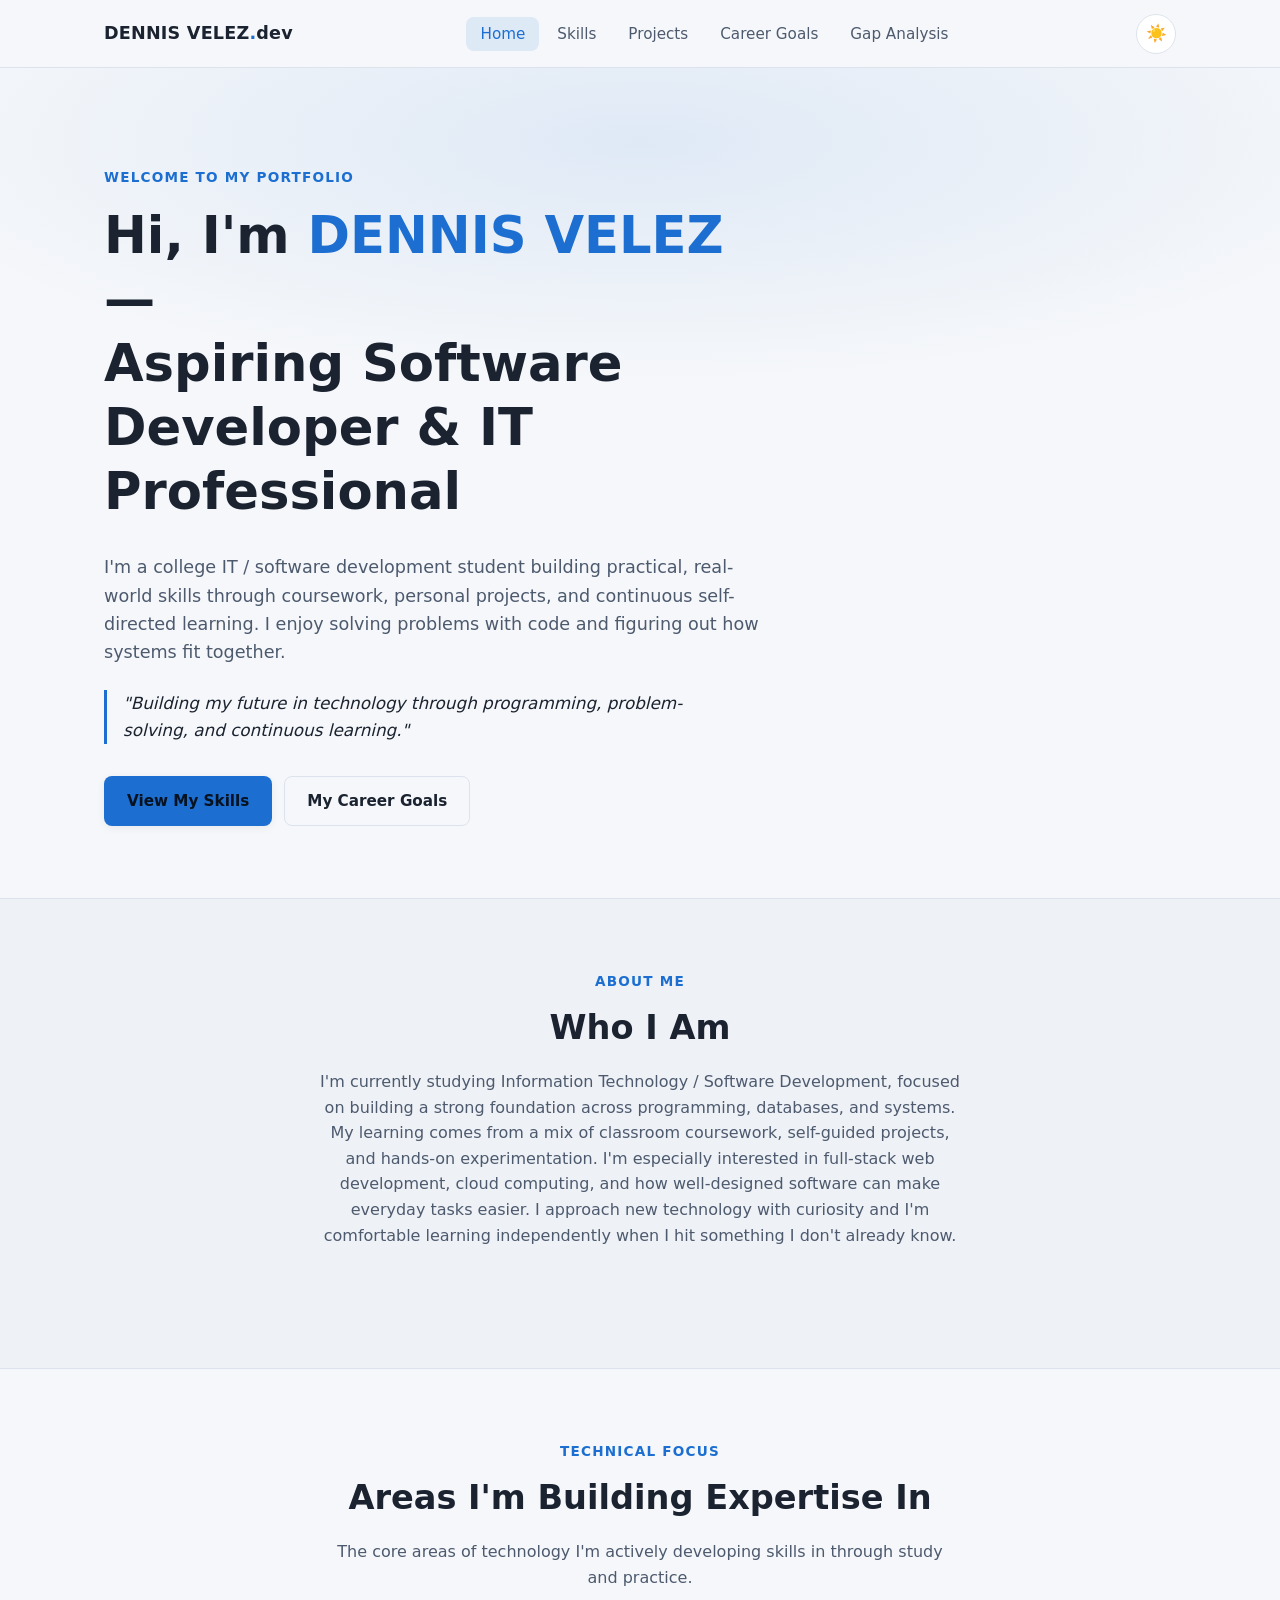
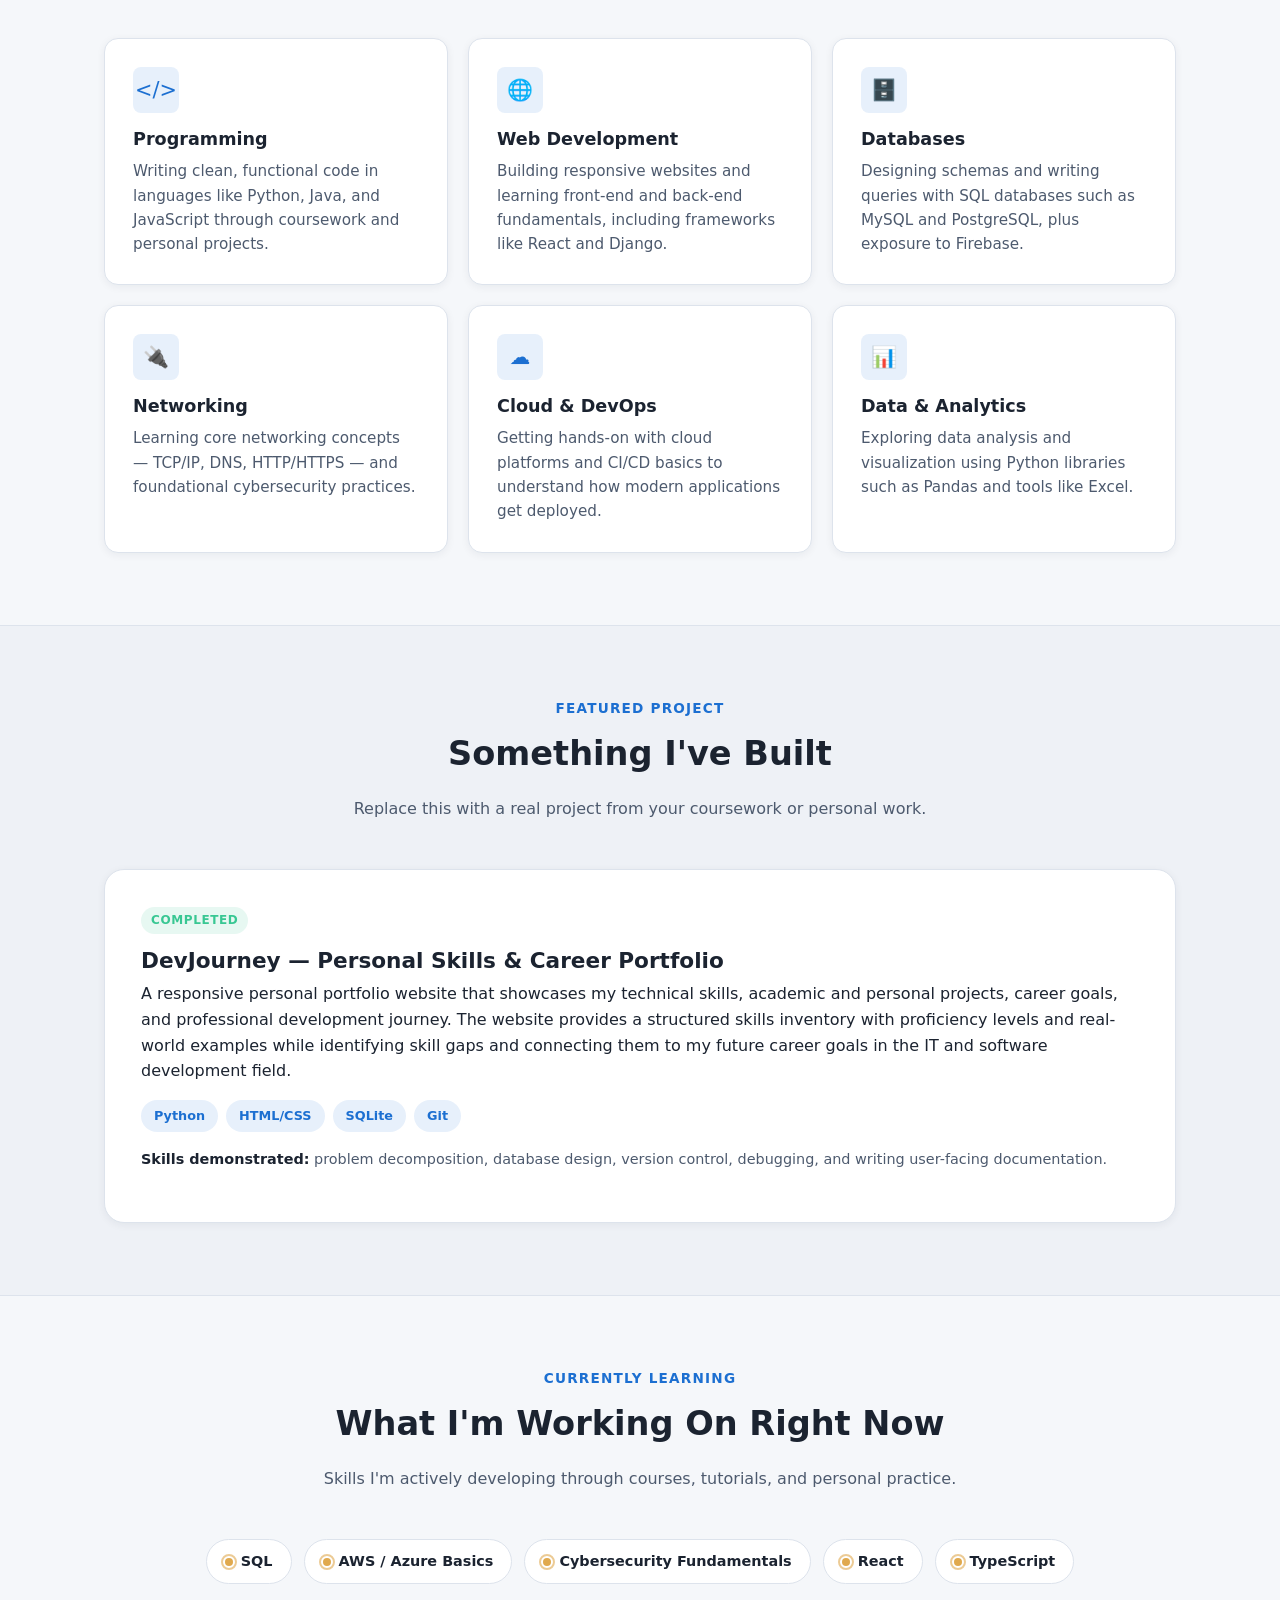
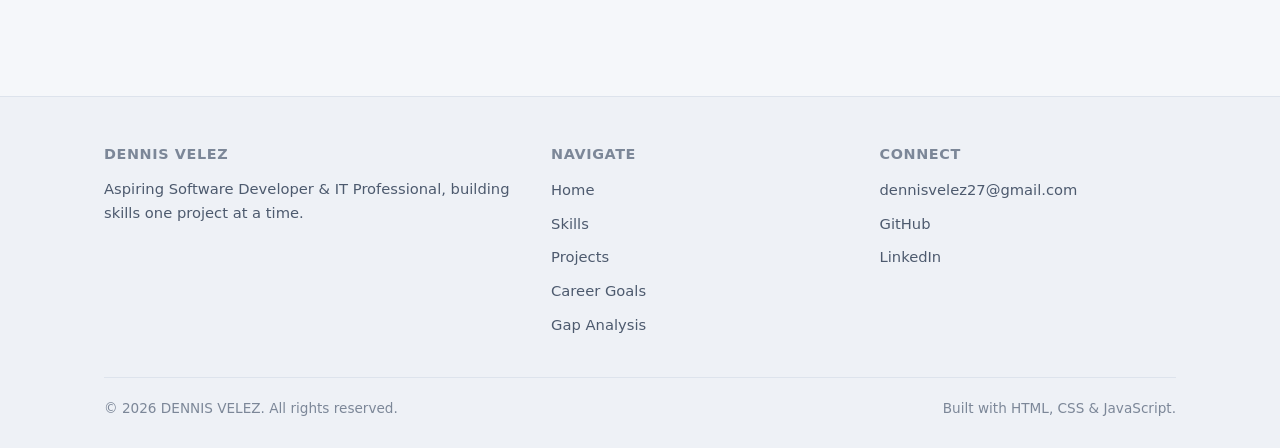
<file: index.html>
<!DOCTYPE html>
<html lang="en" data-theme="dark">
<head>
<meta charset="UTF-8" />
<meta name="viewport" content="width=device-width, initial-scale=1.0" />
<title>DENNIS VELEZ | Aspiring Software Developer &amp; IT Professional</title>
<meta name="description" content="Personal portfolio of DENNIS VELEZ, an aspiring software developer and IT professional showcasing skills, projects, and career goals." />
<link rel="stylesheet" href="css/style.css" />
</head>
<body>
<a class="skip-link" href="#main">Skip to main content</a>

<header class="site-header">
  <div class="container nav-wrap">
    <a class="brand" href="index.html">DENNIS VELEZ<span class="dot">.</span>dev</a>

    <nav aria-label="Primary">
      <ul class="nav-links" id="nav-links">
        <li><a href="index.html" aria-current="page">Home</a></li>
        <li><a href="skills.html">Skills</a></li>
        <li><a href="projects.html">Projects</a></li>
        <li><a href="career-goals.html">Career Goals</a></li>
        <li><a href="gap-analysis.html">Gap Analysis</a></li>
      </ul>
    </nav>

    <div class="nav-actions">
      <button class="theme-toggle" type="button" aria-pressed="false" aria-label="Switch to light mode">🌙</button>
      <button class="nav-toggle" type="button" aria-expanded="false" aria-controls="nav-links" aria-label="Toggle navigation menu">
        <span></span><span></span><span></span>
      </button>
    </div>
  </div>
</header>

<main id="main">

  <!-- ================= HERO ================= -->
  <section class="hero">
    <div class="container">
      <span class="eyebrow">Welcome to my portfolio</span>
      <h1>Hi, I'm <span class="role">DENNIS VELEZ</span> —<br />Aspiring Software Developer &amp; IT Professional</h1>
      <p class="hero-sub">
        I'm a college IT / software development student building practical, real-world skills through
        coursework, personal projects, and continuous self-directed learning. I enjoy solving problems
        with code and figuring out how systems fit together.
      </p>
      <p class="hero-tagline">"Building my future in technology through programming, problem-solving, and continuous learning."</p>
      <div class="hero-actions">
        <a class="btn btn-primary" href="skills.html">View My Skills</a>
        <a class="btn btn-secondary" href="career-goals.html">My Career Goals</a>
      </div>
    </div>
  </section>

  <!-- ================= ABOUT ================= -->
  <section id="about" class="section-alt">
    <div class="container">
      <div class="section-heading reveal">
        <span class="eyebrow">About Me</span>
        <h2>Who I Am</h2>
        <p>
          I'm currently studying Information Technology / Software Development, focused on building a strong
          foundation across programming, databases, and systems. My learning comes from a mix of classroom
          coursework, self-guided projects, and hands-on experimentation. I'm especially interested in
          full-stack web development, cloud computing, and how well-designed software can make everyday
          tasks easier. I approach new technology with curiosity and I'm comfortable learning independently
          when I hit something I don't already know.
        </p>
      </div>
    </div>
  </section>

  <!-- ================= TECHNICAL FOCUS ================= -->
  <section id="focus">
    <div class="container">
      <div class="section-heading reveal">
        <span class="eyebrow">Technical Focus</span>
        <h2>Areas I'm Building Expertise In</h2>
        <p>The core areas of technology I'm actively developing skills in through study and practice.</p>
      </div>

      <div class="grid grid-3">
        <div class="card reveal">
          <div class="card-icon" aria-hidden="true">&lt;/&gt;</div>
          <h3>Programming</h3>
          <p>Writing clean, functional code in languages like Python, Java, and JavaScript through coursework and personal projects.</p>
        </div>
        <div class="card reveal">
          <div class="card-icon" aria-hidden="true">🌐</div>
          <h3>Web Development</h3>
          <p>Building responsive websites and learning front-end and back-end fundamentals, including frameworks like React and Django.</p>
        </div>
        <div class="card reveal">
          <div class="card-icon" aria-hidden="true">🗄️</div>
          <h3>Databases</h3>
          <p>Designing schemas and writing queries with SQL databases such as MySQL and PostgreSQL, plus exposure to Firebase.</p>
        </div>
        <div class="card reveal">
          <div class="card-icon" aria-hidden="true">🔌</div>
          <h3>Networking</h3>
          <p>Learning core networking concepts — TCP/IP, DNS, HTTP/HTTPS — and foundational cybersecurity practices.</p>
        </div>
        <div class="card reveal">
          <div class="card-icon" aria-hidden="true">☁️</div>
          <h3>Cloud &amp; DevOps</h3>
          <p>Getting hands-on with cloud platforms and CI/CD basics to understand how modern applications get deployed.</p>
        </div>
        <div class="card reveal">
          <div class="card-icon" aria-hidden="true">📊</div>
          <h3>Data &amp; Analytics</h3>
          <p>Exploring data analysis and visualization using Python libraries such as Pandas and tools like Excel.</p>
        </div>
      </div>
    </div>
  </section>

  <!-- ================= FEATURED PROJECT ================= -->
  <section id="project" class="section-alt">
    <div class="container">
      <div class="section-heading reveal">
        <span class="eyebrow">Featured Project</span>
        <h2>Something I've Built</h2>
        <p>Replace this with a real project from your coursework or personal work.</p>
      </div>

      <div class="project-card reveal">
        <div>
          <span class="project-status">Completed</span>
          <h3>DevJourney — Personal Skills &amp; Career Portfolio</h3>
          <p>
            A responsive personal portfolio website that showcases my technical skills, academic and personal
            projects, career goals, and professional development journey. The website provides a structured
            skills inventory with proficiency levels and real-world examples while identifying skill gaps and
            connecting them to my future career goals in the IT and software development field.
          </p>
          <div class="tag-list">
            <span class="tag">Python</span>
            <span class="tag">HTML/CSS</span>
            <span class="tag">SQLite</span>
            <span class="tag">Git</span>
          </div>
          <p class="project-skills">
            <strong>Skills demonstrated:</strong> problem decomposition, database design, version control,
            debugging, and writing user-facing documentation.
          </p>
        </div>
      </div>
    </div>
  </section>

  <!-- ================= CURRENTLY LEARNING ================= -->
  <section id="learning">
    <div class="container">
      <div class="section-heading reveal">
        <span class="eyebrow">Currently Learning</span>
        <h2>What I'm Working On Right Now</h2>
        <p>Skills I'm actively developing through courses, tutorials, and personal practice.</p>
      </div>

      <div class="learning-list reveal">
        <span class="learning-chip"><span class="dot-pulse"></span> SQL</span>
        <span class="learning-chip"><span class="dot-pulse"></span> AWS / Azure Basics</span>
        <span class="learning-chip"><span class="dot-pulse"></span> Cybersecurity Fundamentals</span>
        <span class="learning-chip"><span class="dot-pulse"></span> React</span>
        <span class="learning-chip"><span class="dot-pulse"></span> TypeScript</span>
      </div>
    </div>
  </section>

</main>

<footer class="site-footer">
  <div class="container">
    <div class="footer-grid">
      <div>
        <h4>DENNIS VELEZ</h4>
        <p>Aspiring Software Developer &amp; IT Professional, building skills one project at a time.</p>
      </div>
      <div>
        <h4>Navigate</h4>
        <ul>
          <li><a href="index.html">Home</a></li>
          <li><a href="skills.html">Skills</a></li>
          <li><a href="projects.html">Projects</a></li>
          <li><a href="career-goals.html">Career Goals</a></li>
          <li><a href="gap-analysis.html">Gap Analysis</a></li>
        </ul>
      </div>
      <div>
        <h4>Connect</h4>
        <ul>
          <li><a href="mailto:dennisvelez27@gmail.com">dennisvelez27@gmail.com</a></li>
          <li><a href="[YOUR GITHUB URL]">GitHub</a></li>
          <li><a href="[YOUR LINKEDIN URL]">LinkedIn</a></li>
        </ul>
      </div>
    </div>
    <div class="footer-bottom">
      <span>&copy; <span data-year>2026</span> DENNIS VELEZ. All rights reserved.</span>
      <span>Built with HTML, CSS &amp; JavaScript.</span>
    </div>
  </div>
</footer>

<button class="back-to-top" type="button" aria-label="Back to top">↑</button>

<script src="js/script.js"></script>
</body>
</html>
</file>
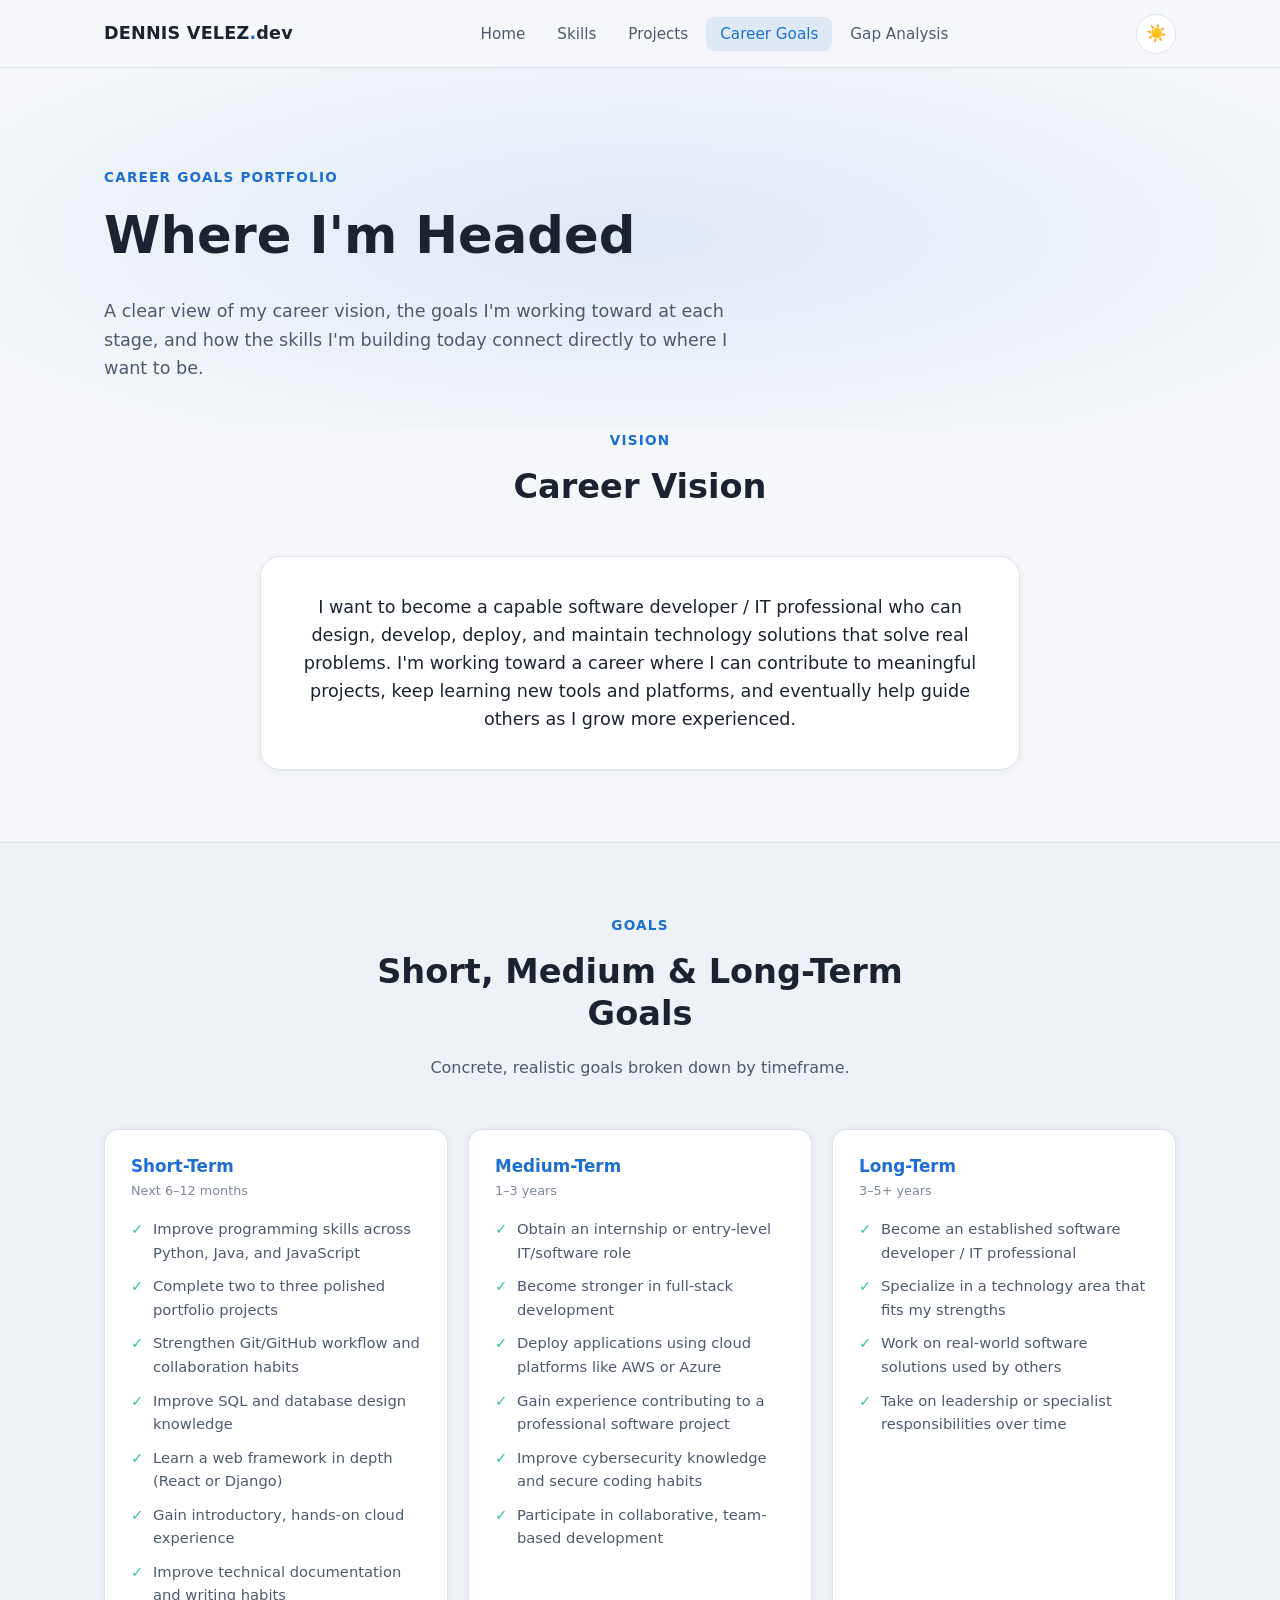
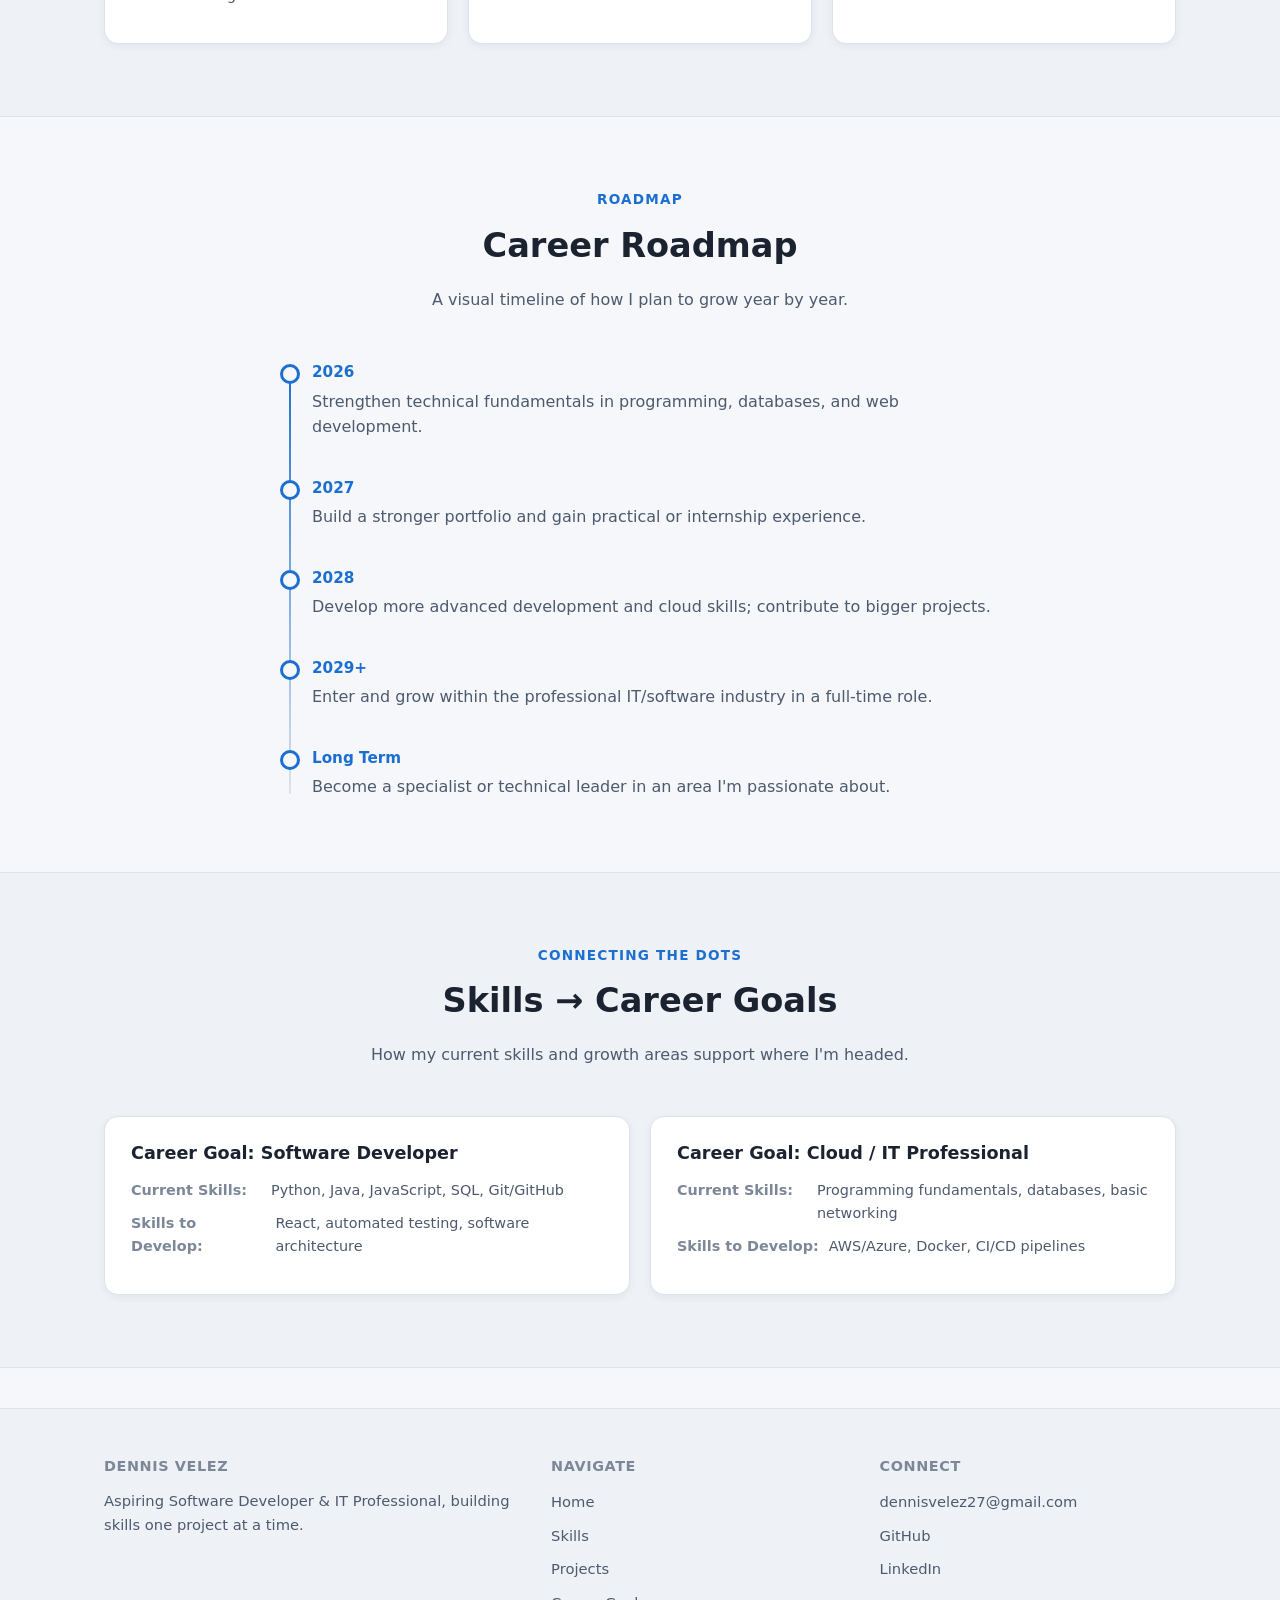
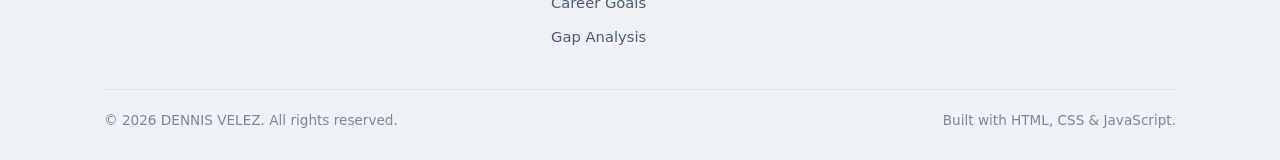
<file: career-goals.html>
<!DOCTYPE html>
<html lang="en" data-theme="dark">
<head>
<meta charset="UTF-8" />
<meta name="viewport" content="width=device-width, initial-scale=1.0" />
<title>Career Goals | DENNIS VELEZ</title>
<meta name="description" content="Career Goals Portfolio for DENNIS VELEZ — vision, short/medium/long-term goals, roadmap, and how current skills connect to future direction." />
<link rel="stylesheet" href="css/style.css" />
</head>
<body>
<a class="skip-link" href="#main">Skip to main content</a>

<header class="site-header">
  <div class="container nav-wrap">
    <a class="brand" href="index.html">DENNIS VELEZ<span class="dot">.</span>dev</a>
    <nav aria-label="Primary">
      <ul class="nav-links" id="nav-links">
        <li><a href="index.html">Home</a></li>
        <li><a href="skills.html">Skills</a></li>
        <li><a href="projects.html">Projects</a></li>
        <li><a href="career-goals.html" aria-current="page">Career Goals</a></li>
        <li><a href="gap-analysis.html">Gap Analysis</a></li>
      </ul>
    </nav>
    <div class="nav-actions">
      <button class="theme-toggle" type="button" aria-pressed="false" aria-label="Switch to light mode">🌙</button>
      <button class="nav-toggle" type="button" aria-expanded="false" aria-controls="nav-links" aria-label="Toggle navigation menu">
        <span></span><span></span><span></span>
      </button>
    </div>
  </div>
</header>

<main id="main">

  <section class="hero" style="padding-bottom: 40px;">
    <div class="container">
      <span class="eyebrow">Career Goals Portfolio</span>
      <h1>Where I'm Headed</h1>
      <p class="hero-sub">
        A clear view of my career vision, the goals I'm working toward at each stage, and how the skills
        I'm building today connect directly to where I want to be.
      </p>
    </div>
  </section>

  <!-- ================= CAREER VISION ================= -->
  <section style="padding-top: 0;">
    <div class="container">
      <div class="section-heading reveal">
        <span class="eyebrow">Vision</span>
        <h2>Career Vision</h2>
      </div>
      <div class="vision-card reveal">
        <p>
          I want to become a capable software developer / IT professional who can design, develop, deploy,
          and maintain technology solutions that solve real problems. I'm working toward a career where I
          can contribute to meaningful projects, keep learning new tools and platforms, and eventually help
          guide others as I grow more experienced.
        </p>
      </div>
    </div>
  </section>

  <!-- ================= GOALS TIMEFRAMES ================= -->
  <section class="section-alt">
    <div class="container">
      <div class="section-heading reveal">
        <span class="eyebrow">Goals</span>
        <h2>Short, Medium &amp; Long-Term Goals</h2>
        <p>Concrete, realistic goals broken down by timeframe.</p>
      </div>

      <div class="goals-columns">
        <div class="goal-col reveal">
          <h3>Short-Term</h3>
          <span class="goal-span">Next 6–12 months</span>
          <ul>
            <li>Improve programming skills across Python, Java, and JavaScript</li>
            <li>Complete two to three polished portfolio projects</li>
            <li>Strengthen Git/GitHub workflow and collaboration habits</li>
            <li>Improve SQL and database design knowledge</li>
            <li>Learn a web framework in depth (React or Django)</li>
            <li>Gain introductory, hands-on cloud experience</li>
            <li>Improve technical documentation and writing habits</li>
          </ul>
        </div>

        <div class="goal-col reveal">
          <h3>Medium-Term</h3>
          <span class="goal-span">1–3 years</span>
          <ul>
            <li>Obtain an internship or entry-level IT/software role</li>
            <li>Become stronger in full-stack development</li>
            <li>Deploy applications using cloud platforms like AWS or Azure</li>
            <li>Gain experience contributing to a professional software project</li>
            <li>Improve cybersecurity knowledge and secure coding habits</li>
            <li>Participate in collaborative, team-based development</li>
          </ul>
        </div>

        <div class="goal-col reveal">
          <h3>Long-Term</h3>
          <span class="goal-span">3–5+ years</span>
          <ul>
            <li>Become an established software developer / IT professional</li>
            <li>Specialize in a technology area that fits my strengths</li>
            <li>Work on real-world software solutions used by others</li>
            <li>Take on leadership or specialist responsibilities over time</li>
          </ul>
        </div>
      </div>
    </div>
  </section>

  <!-- ================= ROADMAP ================= -->
  <section id="roadmap">
    <div class="container">
      <div class="section-heading reveal">
        <span class="eyebrow">Roadmap</span>
        <h2>Career Roadmap</h2>
        <p>A visual timeline of how I plan to grow year by year.</p>
      </div>

      <div class="roadmap reveal">
        <div class="roadmap-item">
          <div class="roadmap-year">2026</div>
          <p>Strengthen technical fundamentals in programming, databases, and web development.</p>
        </div>
        <div class="roadmap-item">
          <div class="roadmap-year">2027</div>
          <p>Build a stronger portfolio and gain practical or internship experience.</p>
        </div>
        <div class="roadmap-item">
          <div class="roadmap-year">2028</div>
          <p>Develop more advanced development and cloud skills; contribute to bigger projects.</p>
        </div>
        <div class="roadmap-item">
          <div class="roadmap-year">2029+</div>
          <p>Enter and grow within the professional IT/software industry in a full-time role.</p>
        </div>
        <div class="roadmap-item">
          <div class="roadmap-year">Long Term</div>
          <p>Become a specialist or technical leader in an area I'm passionate about.</p>
        </div>
      </div>
    </div>
  </section>

  <!-- ================= SKILLS -> GOALS MAPPING ================= -->
  <section class="section-alt">
    <div class="container">
      <div class="section-heading reveal">
        <span class="eyebrow">Connecting the Dots</span>
        <h2>Skills &rarr; Career Goals</h2>
        <p>How my current skills and growth areas support where I'm headed.</p>
      </div>

      <div class="grid grid-2">
        <div class="mapping-card reveal">
          <h3>Career Goal: Software Developer</h3>
          <div class="mapping-row"><span class="label">Current Skills:</span><span class="value">Python, Java, JavaScript, SQL, Git/GitHub</span></div>
          <div class="mapping-row"><span class="label">Skills to Develop:</span><span class="value">React, automated testing, software architecture</span></div>
        </div>

        <div class="mapping-card reveal">
          <h3>Career Goal: Cloud / IT Professional</h3>
          <div class="mapping-row"><span class="label">Current Skills:</span><span class="value">Programming fundamentals, databases, basic networking</span></div>
          <div class="mapping-row"><span class="label">Skills to Develop:</span><span class="value">AWS/Azure, Docker, CI/CD pipelines</span></div>
        </div>
      </div>
    </div>
  </section>

</main>

<footer class="site-footer">
  <div class="container">
    <div class="footer-grid">
      <div>
        <h4>DENNIS VELEZ</h4>
        <p>Aspiring Software Developer &amp; IT Professional, building skills one project at a time.</p>
      </div>
      <div>
        <h4>Navigate</h4>
        <ul>
          <li><a href="index.html">Home</a></li>
          <li><a href="skills.html">Skills</a></li>
          <li><a href="projects.html">Projects</a></li>
          <li><a href="career-goals.html">Career Goals</a></li>
          <li><a href="gap-analysis.html">Gap Analysis</a></li>
        </ul>
      </div>
      <div>
        <h4>Connect</h4>
        <ul>
          <li><a href="mailto:dennisvelez27@gmail.com">dennisvelez27@gmail.com</a></li>
          <li><a href="[YOUR GITHUB URL]">GitHub</a></li>
          <li><a href="[YOUR LINKEDIN URL]">LinkedIn</a></li>
        </ul>
      </div>
    </div>
    <div class="footer-bottom">
      <span>&copy; <span data-year>2026</span> DENNIS VELEZ. All rights reserved.</span>
      <span>Built with HTML, CSS &amp; JavaScript.</span>
    </div>
  </div>
</footer>

<button class="back-to-top" type="button" aria-label="Back to top">↑</button>

<script src="js/script.js"></script>
</body>
</html>
</file>
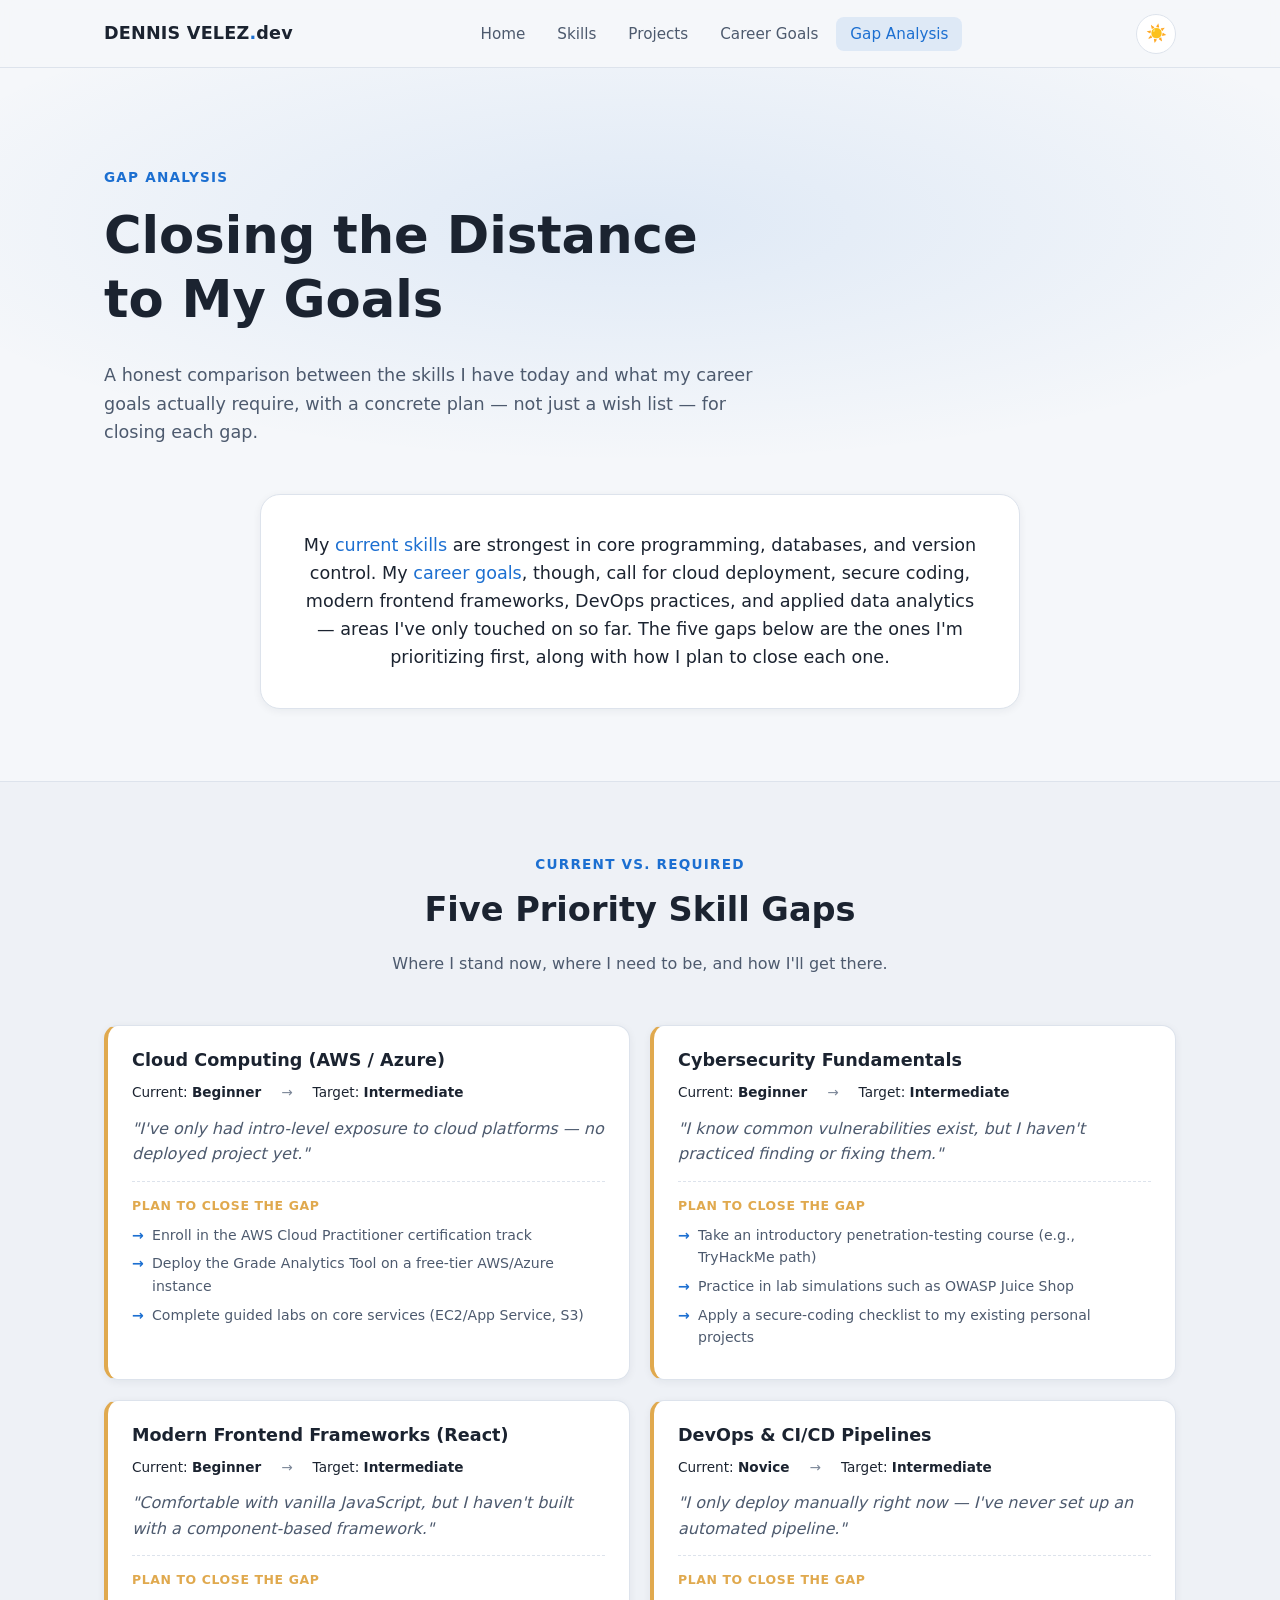
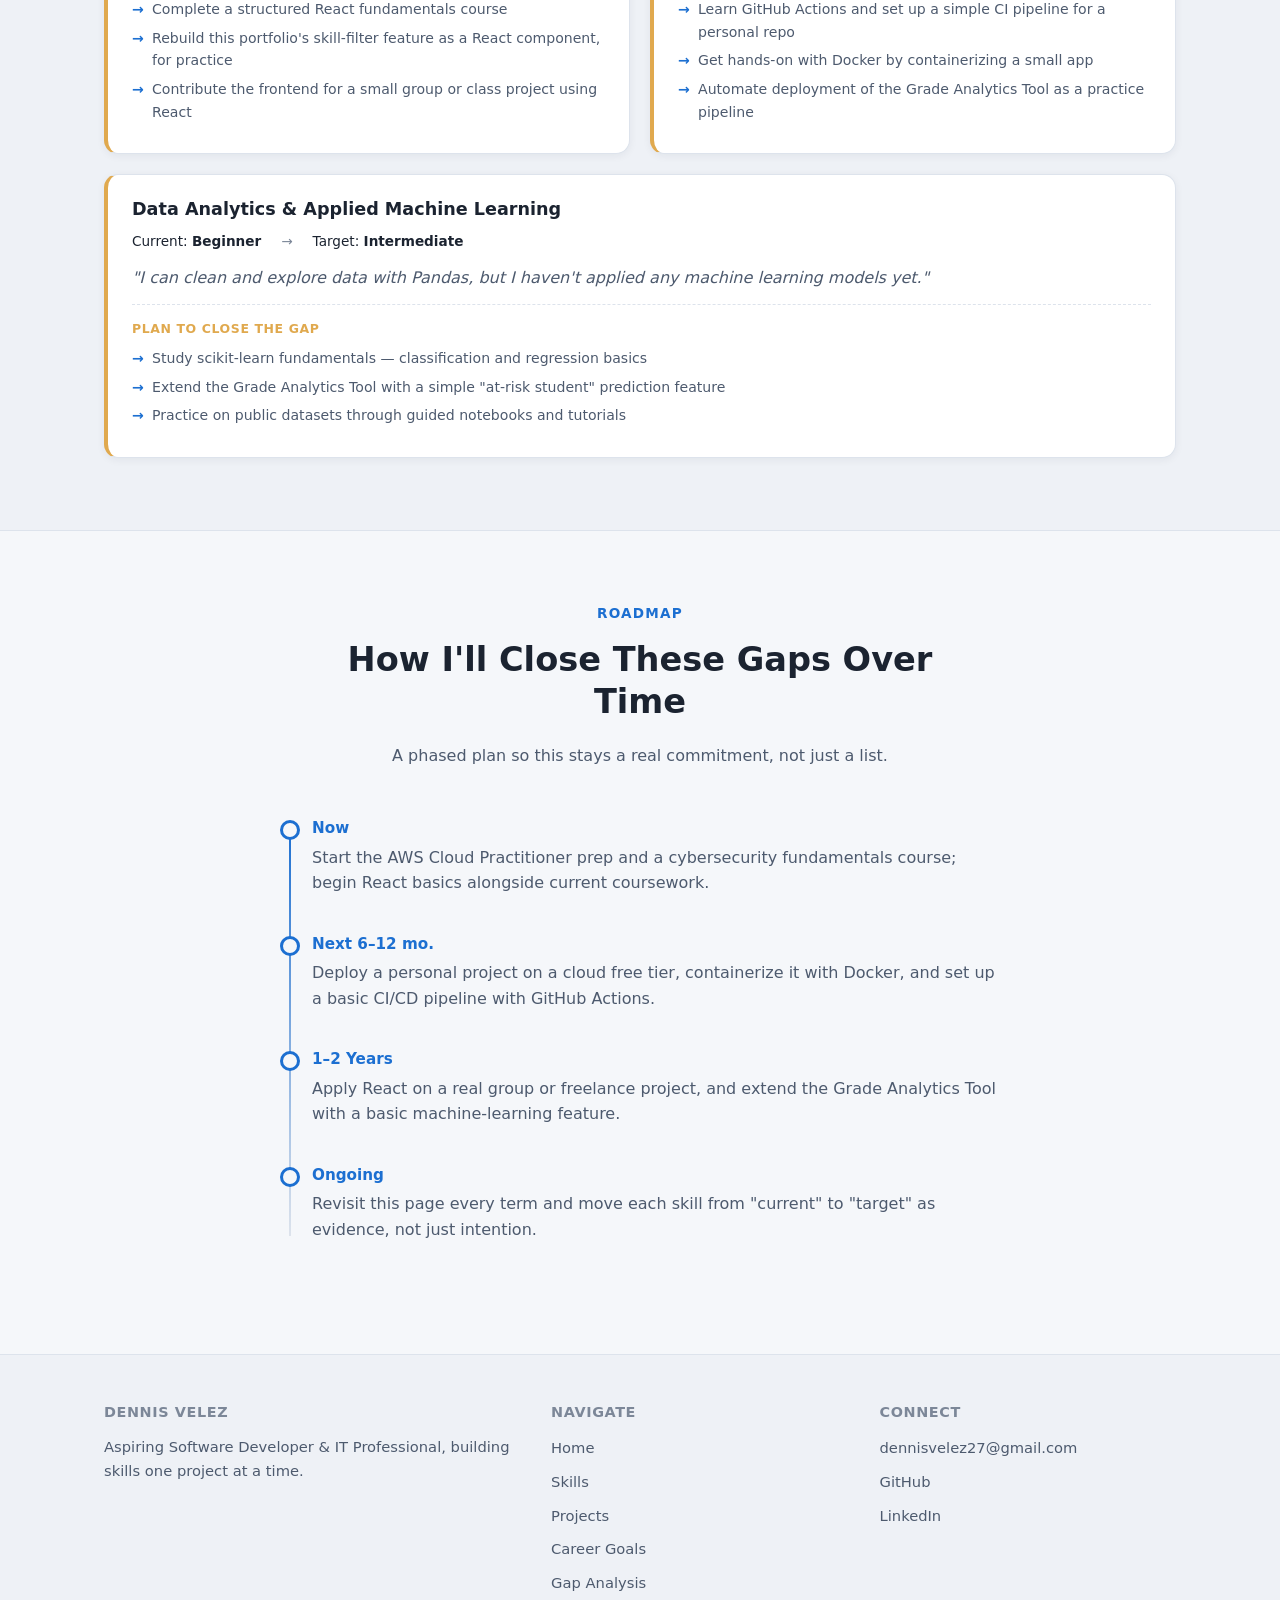
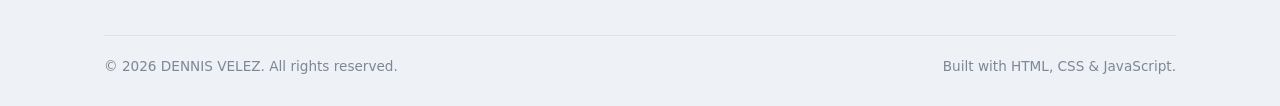
<file: gap-analysis.html>
<!DOCTYPE html>
<html lang="en" data-theme="dark">
<head>
<meta charset="UTF-8" />
<meta name="viewport" content="width=device-width, initial-scale=1.0" />
<title>Gap Analysis | DENNIS VELEZ</title>
<meta name="description" content="Skills gap analysis for DENNIS VELEZ — comparing current skills against career-goal requirements, with a concrete plan and roadmap to close each gap." />
<link rel="stylesheet" href="css/style.css" />
</head>
<body>
<a class="skip-link" href="#main">Skip to main content</a>

<header class="site-header">
  <div class="container nav-wrap">
    <a class="brand" href="index.html">DENNIS VELEZ<span class="dot">.</span>dev</a>
    <nav aria-label="Primary">
      <ul class="nav-links" id="nav-links">
        <li><a href="index.html">Home</a></li>
        <li><a href="skills.html">Skills</a></li>
        <li><a href="projects.html">Projects</a></li>
        <li><a href="career-goals.html">Career Goals</a></li>
        <li><a href="gap-analysis.html" aria-current="page">Gap Analysis</a></li>
      </ul>
    </nav>
    <div class="nav-actions">
      <button class="theme-toggle" type="button" aria-pressed="false" aria-label="Switch to light mode">🌙</button>
      <button class="nav-toggle" type="button" aria-expanded="false" aria-controls="nav-links" aria-label="Toggle navigation menu">
        <span></span><span></span><span></span>
      </button>
    </div>
  </div>
</header>

<main id="main">

  <section class="hero" style="padding-bottom: 40px;">
    <div class="container">
      <span class="eyebrow">Gap Analysis</span>
      <h1>Closing the Distance to My Goals</h1>
      <p class="hero-sub">
        A honest comparison between the skills I have today and what my career goals actually
        require, with a concrete plan — not just a wish list — for closing each gap.
      </p>
    </div>
  </section>

  <!-- ================= INTRO ================= -->
  <section style="padding-top: 0;">
    <div class="container">
      <div class="vision-card reveal">
        <p>
          My <a href="skills.html">current skills</a> are strongest in core programming, databases,
          and version control. My <a href="career-goals.html">career goals</a>, though, call for
          cloud deployment, secure coding, modern frontend frameworks, DevOps practices, and applied
          data analytics — areas I've only touched on so far. The five gaps below are the ones I'm
          prioritizing first, along with how I plan to close each one.
        </p>
      </div>
    </div>
  </section>

  <!-- ================= GAPS ================= -->
  <section class="section-alt">
    <div class="container">
      <div class="section-heading reveal">
        <span class="eyebrow">Current vs. Required</span>
        <h2>Five Priority Skill Gaps</h2>
        <p>Where I stand now, where I need to be, and how I'll get there.</p>
      </div>

      <div class="gap-grid">

        <div class="gap-card reveal">
          <h3>Cloud Computing (AWS / Azure)</h3>
          <div class="gap-levels">
            <span>Current: <strong>Beginner</strong></span>
            <span class="gap-arrow">&rarr;</span>
            <span>Target: <strong>Intermediate</strong></span>
          </div>
          <p class="gap-quote">"I've only had intro-level exposure to cloud platforms — no deployed project yet."</p>
          <div class="gap-plan">
            <span class="gap-plan-label">Plan to Close the Gap</span>
            <ul class="gap-plan-list">
              <li>Enroll in the AWS Cloud Practitioner certification track</li>
              <li>Deploy the Grade Analytics Tool on a free-tier AWS/Azure instance</li>
              <li>Complete guided labs on core services (EC2/App Service, S3)</li>
            </ul>
          </div>
        </div>

        <div class="gap-card reveal">
          <h3>Cybersecurity Fundamentals</h3>
          <div class="gap-levels">
            <span>Current: <strong>Beginner</strong></span>
            <span class="gap-arrow">&rarr;</span>
            <span>Target: <strong>Intermediate</strong></span>
          </div>
          <p class="gap-quote">"I know common vulnerabilities exist, but I haven't practiced finding or fixing them."</p>
          <div class="gap-plan">
            <span class="gap-plan-label">Plan to Close the Gap</span>
            <ul class="gap-plan-list">
              <li>Take an introductory penetration-testing course (e.g., TryHackMe path)</li>
              <li>Practice in lab simulations such as OWASP Juice Shop</li>
              <li>Apply a secure-coding checklist to my existing personal projects</li>
            </ul>
          </div>
        </div>

        <div class="gap-card reveal">
          <h3>Modern Frontend Frameworks (React)</h3>
          <div class="gap-levels">
            <span>Current: <strong>Beginner</strong></span>
            <span class="gap-arrow">&rarr;</span>
            <span>Target: <strong>Intermediate</strong></span>
          </div>
          <p class="gap-quote">"Comfortable with vanilla JavaScript, but I haven't built with a component-based framework."</p>
          <div class="gap-plan">
            <span class="gap-plan-label">Plan to Close the Gap</span>
            <ul class="gap-plan-list">
              <li>Complete a structured React fundamentals course</li>
              <li>Rebuild this portfolio's skill-filter feature as a React component, for practice</li>
              <li>Contribute the frontend for a small group or class project using React</li>
            </ul>
          </div>
        </div>

        <div class="gap-card reveal">
          <h3>DevOps &amp; CI/CD Pipelines</h3>
          <div class="gap-levels">
            <span>Current: <strong>Novice</strong></span>
            <span class="gap-arrow">&rarr;</span>
            <span>Target: <strong>Intermediate</strong></span>
          </div>
          <p class="gap-quote">"I only deploy manually right now — I've never set up an automated pipeline."</p>
          <div class="gap-plan">
            <span class="gap-plan-label">Plan to Close the Gap</span>
            <ul class="gap-plan-list">
              <li>Learn GitHub Actions and set up a simple CI pipeline for a personal repo</li>
              <li>Get hands-on with Docker by containerizing a small app</li>
              <li>Automate deployment of the Grade Analytics Tool as a practice pipeline</li>
            </ul>
          </div>
        </div>

        <div class="gap-card reveal" style="grid-column: 1 / -1;">
          <h3>Data Analytics &amp; Applied Machine Learning</h3>
          <div class="gap-levels">
            <span>Current: <strong>Beginner</strong></span>
            <span class="gap-arrow">&rarr;</span>
            <span>Target: <strong>Intermediate</strong></span>
          </div>
          <p class="gap-quote">"I can clean and explore data with Pandas, but I haven't applied any machine learning models yet."</p>
          <div class="gap-plan">
            <span class="gap-plan-label">Plan to Close the Gap</span>
            <ul class="gap-plan-list">
              <li>Study scikit-learn fundamentals — classification and regression basics</li>
              <li>Extend the Grade Analytics Tool with a simple "at-risk student" prediction feature</li>
              <li>Practice on public datasets through guided notebooks and tutorials</li>
            </ul>
          </div>
        </div>

      </div>
    </div>
  </section>

  <!-- ================= IMPROVEMENT ROADMAP ================= -->
  <section>
    <div class="container">
      <div class="section-heading reveal">
        <span class="eyebrow">Roadmap</span>
        <h2>How I'll Close These Gaps Over Time</h2>
        <p>A phased plan so this stays a real commitment, not just a list.</p>
      </div>

      <div class="roadmap reveal">
        <div class="roadmap-item">
          <div class="roadmap-year">Now</div>
          <p>Start the AWS Cloud Practitioner prep and a cybersecurity fundamentals course; begin React basics alongside current coursework.</p>
        </div>
        <div class="roadmap-item">
          <div class="roadmap-year">Next 6–12 mo.</div>
          <p>Deploy a personal project on a cloud free tier, containerize it with Docker, and set up a basic CI/CD pipeline with GitHub Actions.</p>
        </div>
        <div class="roadmap-item">
          <div class="roadmap-year">1–2 Years</div>
          <p>Apply React on a real group or freelance project, and extend the Grade Analytics Tool with a basic machine-learning feature.</p>
        </div>
        <div class="roadmap-item">
          <div class="roadmap-year">Ongoing</div>
          <p>Revisit this page every term and move each skill from "current" to "target" as evidence, not just intention.</p>
        </div>
      </div>
    </div>
  </section>

</main>

<footer class="site-footer">
  <div class="container">
    <div class="footer-grid">
      <div>
        <h4>DENNIS VELEZ</h4>
        <p>Aspiring Software Developer &amp; IT Professional, building skills one project at a time.</p>
      </div>
      <div>
        <h4>Navigate</h4>
        <ul>
          <li><a href="index.html">Home</a></li>
          <li><a href="skills.html">Skills</a></li>
          <li><a href="projects.html">Projects</a></li>
          <li><a href="career-goals.html">Career Goals</a></li>
          <li><a href="gap-analysis.html">Gap Analysis</a></li>
        </ul>
      </div>
      <div>
        <h4>Connect</h4>
        <ul>
          <li><a href="mailto:dennisvelez27@gmail.com">dennisvelez27@gmail.com</a></li>
          <li><a href="[YOUR GITHUB URL]">GitHub</a></li>
          <li><a href="[YOUR LINKEDIN URL]">LinkedIn</a></li>
        </ul>
      </div>
    </div>
    <div class="footer-bottom">
      <span>&copy; <span data-year>2026</span> DENNIS VELEZ. All rights reserved.</span>
      <span>Built with HTML, CSS &amp; JavaScript.</span>
    </div>
  </div>
</footer>

<button class="back-to-top" type="button" aria-label="Back to top">↑</button>

<script src="js/script.js"></script>
</body>
</html>
</file>
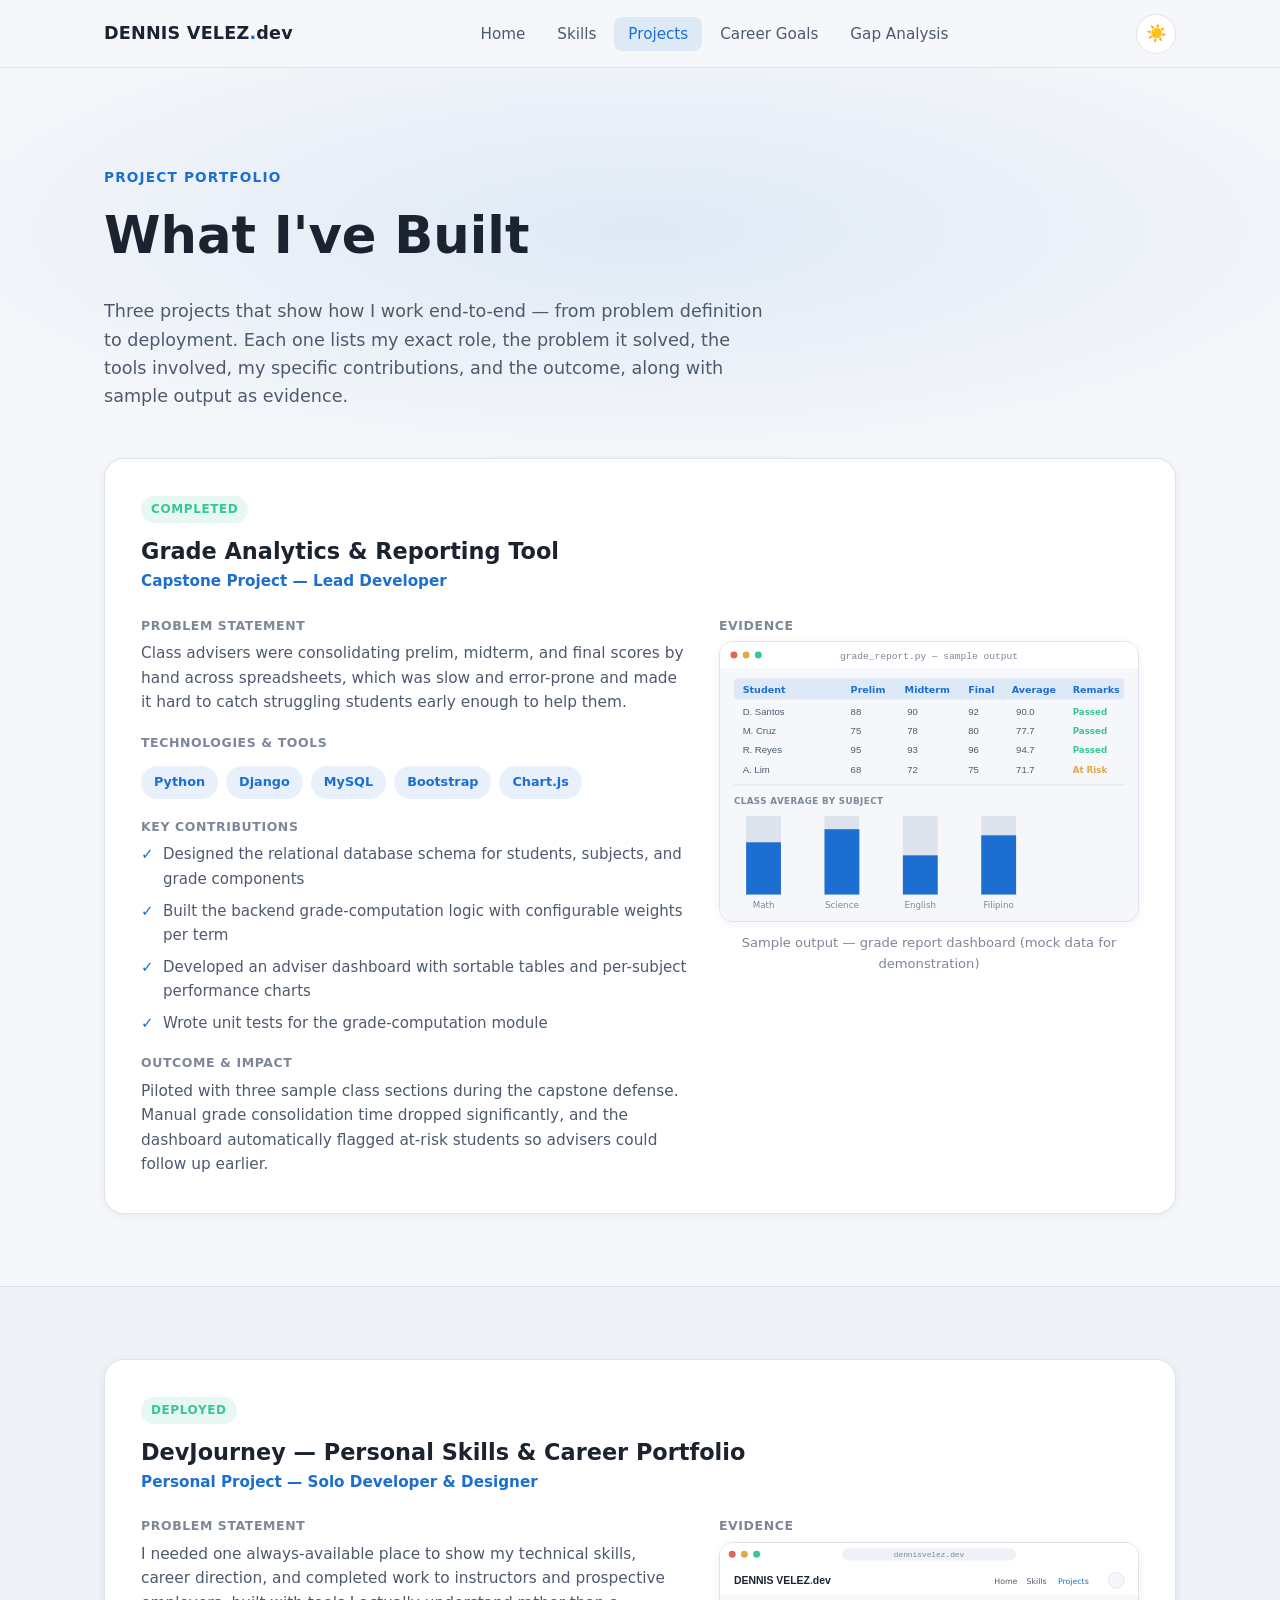
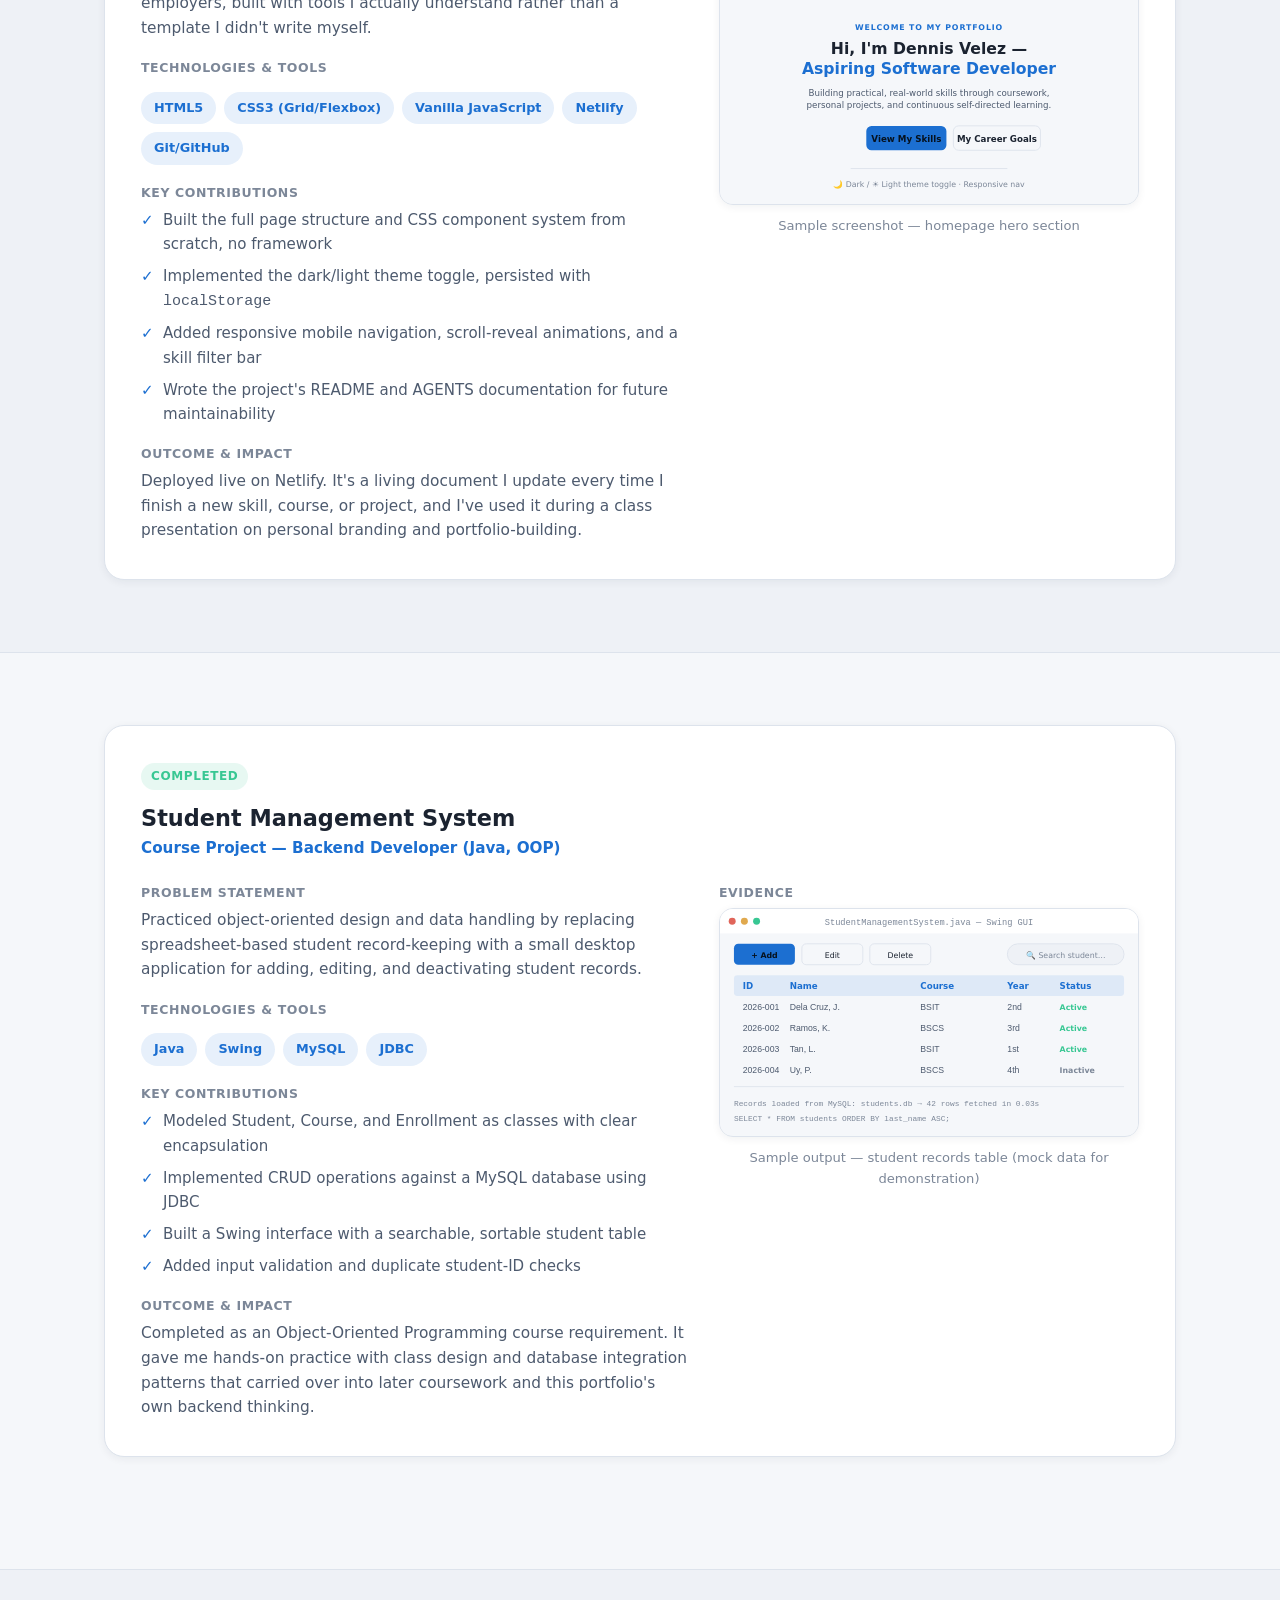
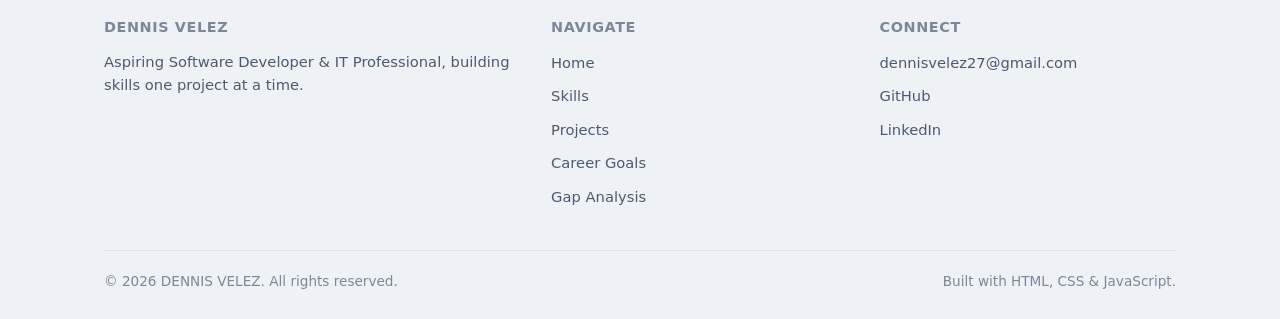
<file: projects.html>
<!DOCTYPE html>
<html lang="en" data-theme="dark">
<head>
<meta charset="UTF-8" />
<meta name="viewport" content="width=device-width, initial-scale=1.0" />
<title>Projects | DENNIS VELEZ</title>
<meta name="description" content="Project portfolio for DENNIS VELEZ — three documented projects with problem statements, tools used, contributions, outcomes, and sample output evidence." />
<link rel="stylesheet" href="css/style.css" />
</head>
<body>
<a class="skip-link" href="#main">Skip to main content</a>

<header class="site-header">
  <div class="container nav-wrap">
    <a class="brand" href="index.html">DENNIS VELEZ<span class="dot">.</span>dev</a>
    <nav aria-label="Primary">
      <ul class="nav-links" id="nav-links">
        <li><a href="index.html">Home</a></li>
        <li><a href="skills.html">Skills</a></li>
        <li><a href="projects.html" aria-current="page">Projects</a></li>
        <li><a href="career-goals.html">Career Goals</a></li>
        <li><a href="gap-analysis.html">Gap Analysis</a></li>
      </ul>
    </nav>
    <div class="nav-actions">
      <button class="theme-toggle" type="button" aria-pressed="false" aria-label="Switch to light mode">🌙</button>
      <button class="nav-toggle" type="button" aria-expanded="false" aria-controls="nav-links" aria-label="Toggle navigation menu">
        <span></span><span></span><span></span>
      </button>
    </div>
  </div>
</header>

<main id="main">

  <section class="hero" style="padding-bottom: 40px;">
    <div class="container">
      <span class="eyebrow">Project Portfolio</span>
      <h1>What I've Built</h1>
      <p class="hero-sub">
        Three projects that show how I work end-to-end — from problem definition to deployment.
        Each one lists my exact role, the problem it solved, the tools involved, my specific
        contributions, and the outcome, along with sample output as evidence.
      </p>
    </div>
  </section>

  <!-- ================= PROJECT 1 ================= -->
  <section style="padding-top: 0;">
    <div class="container">

      <article class="project-detail reveal">
        <div class="project-detail-head">
          <span class="project-status">Completed</span>
          <h3>Grade Analytics &amp; Reporting Tool</h3>
          <span class="project-role">Capstone Project — Lead Developer</span>
        </div>

        <div class="project-detail-grid">
          <div class="project-detail-col">
            <h4 class="pd-label">Problem Statement</h4>
            <p>
              Class advisers were consolidating prelim, midterm, and final scores by hand across
              spreadsheets, which was slow and error-prone and made it hard to catch struggling
              students early enough to help them.
            </p>

            <h4 class="pd-label">Technologies &amp; Tools</h4>
            <div class="tag-list">
              <span class="tag">Python</span>
              <span class="tag">Django</span>
              <span class="tag">MySQL</span>
              <span class="tag">Bootstrap</span>
              <span class="tag">Chart.js</span>
            </div>

            <h4 class="pd-label">Key Contributions</h4>
            <ul class="pd-list">
              <li>Designed the relational database schema for students, subjects, and grade components</li>
              <li>Built the backend grade-computation logic with configurable weights per term</li>
              <li>Developed an adviser dashboard with sortable tables and per-subject performance charts</li>
              <li>Wrote unit tests for the grade-computation module</li>
            </ul>

            <h4 class="pd-label">Outcome &amp; Impact</h4>
            <p>
              Piloted with three sample class sections during the capstone defense. Manual grade
              consolidation time dropped significantly, and the dashboard automatically flagged
              at-risk students so advisers could follow up earlier.
            </p>
          </div>

          <div class="project-detail-evidence">
            <h4 class="pd-label">Evidence</h4>
            <div class="evidence-frame">
              <svg viewBox="0 0 480 320" xmlns="http://www.w3.org/2000/svg" role="img" aria-label="Sample grade report dashboard showing a table of student averages and a bar chart of class performance by subject">
                <rect width="480" height="320" fill="var(--bg)"/>
                <rect width="480" height="30" fill="var(--surface)"/>
                <circle cx="16" cy="15" r="4" fill="#e0655a"/>
                <circle cx="30" cy="15" r="4" fill="var(--warning)"/>
                <circle cx="44" cy="15" r="4" fill="var(--success)"/>
                <text x="240" y="19" text-anchor="middle" font-family="monospace" font-size="11" fill="var(--text-faint)">grade_report.py — sample output</text>

                <rect x="16" y="42" width="448" height="24" rx="4" fill="var(--accent-soft)"/>
                <text x="26" y="58" fill="var(--accent)" font-size="11" font-weight="700">Student</text>
                <text x="150" y="58" fill="var(--accent)" font-size="11" font-weight="700">Prelim</text>
                <text x="212" y="58" fill="var(--accent)" font-size="11" font-weight="700">Midterm</text>
                <text x="285" y="58" fill="var(--accent)" font-size="11" font-weight="700">Final</text>
                <text x="335" y="58" fill="var(--accent)" font-size="11" font-weight="700">Average</text>
                <text x="405" y="58" fill="var(--accent)" font-size="11" font-weight="700">Remarks</text>

                <g font-family="Segoe UI, sans-serif" font-size="11" fill="var(--text-muted)">
                  <text x="26" y="84">D. Santos</text><text x="150" y="84">88</text><text x="215" y="84">90</text><text x="285" y="84">92</text><text x="340" y="84">90.0</text>
                  <text x="26" y="106">M. Cruz</text><text x="150" y="106">75</text><text x="215" y="106">78</text><text x="285" y="106">80</text><text x="340" y="106">77.7</text>
                  <text x="26" y="128">R. Reyes</text><text x="150" y="128">95</text><text x="215" y="128">93</text><text x="285" y="128">96</text><text x="340" y="128">94.7</text>
                  <text x="26" y="150">A. Lim</text><text x="150" y="150">68</text><text x="215" y="150">72</text><text x="285" y="150">75</text><text x="340" y="150">71.7</text>
                </g>
                <text x="405" y="84" font-size="10" fill="var(--success)" font-weight="600">Passed</text>
                <text x="405" y="106" font-size="10" fill="var(--success)" font-weight="600">Passed</text>
                <text x="405" y="128" font-size="10" fill="var(--success)" font-weight="600">Passed</text>
                <text x="405" y="150" font-size="10" fill="var(--warning)" font-weight="600">At Risk</text>

                <line x1="16" y1="164" x2="464" y2="164" stroke="var(--border)"/>
                <text x="16" y="186" font-size="10" letter-spacing="0.5" fill="var(--text-faint)" font-weight="700">CLASS AVERAGE BY SUBJECT</text>

                <rect x="30" y="200" width="40" height="90" fill="var(--border)"/>
                <rect x="30" y="230" width="40" height="60" fill="var(--accent)"/>
                <text x="50" y="305" text-anchor="middle" font-size="10" fill="var(--text-faint)">Math</text>

                <rect x="120" y="200" width="40" height="90" fill="var(--border)"/>
                <rect x="120" y="215" width="40" height="75" fill="var(--accent)"/>
                <text x="140" y="305" text-anchor="middle" font-size="10" fill="var(--text-faint)">Science</text>

                <rect x="210" y="200" width="40" height="90" fill="var(--border)"/>
                <rect x="210" y="245" width="40" height="45" fill="var(--accent)"/>
                <text x="230" y="305" text-anchor="middle" font-size="10" fill="var(--text-faint)">English</text>

                <rect x="300" y="200" width="40" height="90" fill="var(--border)"/>
                <rect x="300" y="222" width="40" height="68" fill="var(--accent)"/>
                <text x="320" y="305" text-anchor="middle" font-size="10" fill="var(--text-faint)">Filipino</text>
              </svg>
            </div>
            <p class="evidence-caption">Sample output — grade report dashboard (mock data for demonstration)</p>
          </div>
        </div>
      </article>

    </div>
  </section>

  <!-- ================= PROJECT 2 ================= -->
  <section class="section-alt">
    <div class="container">

      <article class="project-detail reveal">
        <div class="project-detail-head">
          <span class="project-status">Deployed</span>
          <h3>DevJourney — Personal Skills &amp; Career Portfolio</h3>
          <span class="project-role">Personal Project — Solo Developer &amp; Designer</span>
        </div>

        <div class="project-detail-grid">
          <div class="project-detail-col">
            <h4 class="pd-label">Problem Statement</h4>
            <p>
              I needed one always-available place to show my technical skills, career direction,
              and completed work to instructors and prospective employers, built with tools I
              actually understand rather than a template I didn't write myself.
            </p>

            <h4 class="pd-label">Technologies &amp; Tools</h4>
            <div class="tag-list">
              <span class="tag">HTML5</span>
              <span class="tag">CSS3 (Grid/Flexbox)</span>
              <span class="tag">Vanilla JavaScript</span>
              <span class="tag">Netlify</span>
              <span class="tag">Git/GitHub</span>
            </div>

            <h4 class="pd-label">Key Contributions</h4>
            <ul class="pd-list">
              <li>Built the full page structure and CSS component system from scratch, no framework</li>
              <li>Implemented the dark/light theme toggle, persisted with <code>localStorage</code></li>
              <li>Added responsive mobile navigation, scroll-reveal animations, and a skill filter bar</li>
              <li>Wrote the project's README and AGENTS documentation for future maintainability</li>
            </ul>

            <h4 class="pd-label">Outcome &amp; Impact</h4>
            <p>
              Deployed live on Netlify. It's a living document I update every time I finish a new
              skill, course, or project, and I've used it during a class presentation on
              personal branding and portfolio-building.
            </p>
          </div>

          <div class="project-detail-evidence">
            <h4 class="pd-label">Evidence</h4>
            <div class="evidence-frame">
              <svg viewBox="0 0 480 300" xmlns="http://www.w3.org/2000/svg" role="img" aria-label="Sample screenshot of the DevJourney portfolio homepage showing the navigation bar and hero section">
                <rect width="480" height="300" fill="var(--bg)"/>
                <rect width="480" height="26" fill="var(--surface)"/>
                <circle cx="14" cy="13" r="4" fill="#e0655a"/>
                <circle cx="28" cy="13" r="4" fill="var(--warning)"/>
                <circle cx="42" cy="13" r="4" fill="var(--success)"/>
                <rect x="140" y="6" width="200" height="14" rx="7" fill="var(--bg-alt)"/>
                <text x="240" y="16" text-anchor="middle" font-family="monospace" font-size="9" fill="var(--text-faint)">dennisvelez.dev</text>

                <rect x="0" y="26" width="480" height="34" fill="var(--surface)"/>
                <text x="16" y="47" font-family="Segoe UI, sans-serif" font-size="12" font-weight="700" fill="var(--text)">DENNIS VELEZ<tspan fill="var(--accent)">.</tspan>dev</text>
                <text x="315" y="47" font-size="9" fill="var(--text-muted)">Home</text>
                <text x="352" y="47" font-size="9" fill="var(--text-muted)">Skills</text>
                <text x="388" y="47" font-size="9" fill="var(--accent)">Projects</text>
                <circle cx="455" cy="43" r="9" fill="var(--bg)" stroke="var(--border)"/>

                <text x="240" y="100" text-anchor="middle" font-size="9" letter-spacing="1" fill="var(--accent)" font-weight="700">WELCOME TO MY PORTFOLIO</text>
                <text x="240" y="128" text-anchor="middle" font-size="18" font-weight="700" fill="var(--text)">Hi, I'm Dennis Velez —</text>
                <text x="240" y="150" text-anchor="middle" font-size="18" font-weight="700" fill="var(--accent)">Aspiring Software Developer</text>
                <text x="240" y="176" text-anchor="middle" font-size="10" fill="var(--text-muted)">Building practical, real-world skills through coursework,</text>
                <text x="240" y="190" text-anchor="middle" font-size="10" fill="var(--text-muted)">personal projects, and continuous self-directed learning.</text>

                <rect x="168" y="210" width="92" height="28" rx="6" fill="var(--accent)"/>
                <text x="214" y="228" text-anchor="middle" font-size="10" font-weight="700" fill="#06121f">View My Skills</text>
                <rect x="268" y="210" width="100" height="28" rx="6" fill="none" stroke="var(--border)"/>
                <text x="318" y="228" text-anchor="middle" font-size="10" font-weight="700" fill="var(--text)">My Career Goals</text>

                <line x1="150" y1="259" x2="330" y2="259" stroke="var(--border)"/>
                <text x="240" y="280" text-anchor="middle" font-size="9" fill="var(--text-faint)">🌙 Dark / ☀️ Light theme toggle · Responsive nav</text>
              </svg>
            </div>
            <p class="evidence-caption">Sample screenshot — homepage hero section</p>
          </div>
        </div>
      </article>

    </div>
  </section>

  <!-- ================= PROJECT 3 ================= -->
  <section>
    <div class="container">

      <article class="project-detail reveal">
        <div class="project-detail-head">
          <span class="project-status">Completed</span>
          <h3>Student Management System</h3>
          <span class="project-role">Course Project — Backend Developer (Java, OOP)</span>
        </div>

        <div class="project-detail-grid">
          <div class="project-detail-col">
            <h4 class="pd-label">Problem Statement</h4>
            <p>
              Practiced object-oriented design and data handling by replacing spreadsheet-based
              student record-keeping with a small desktop application for adding, editing, and
              deactivating student records.
            </p>

            <h4 class="pd-label">Technologies &amp; Tools</h4>
            <div class="tag-list">
              <span class="tag">Java</span>
              <span class="tag">Swing</span>
              <span class="tag">MySQL</span>
              <span class="tag">JDBC</span>
            </div>

            <h4 class="pd-label">Key Contributions</h4>
            <ul class="pd-list">
              <li>Modeled Student, Course, and Enrollment as classes with clear encapsulation</li>
              <li>Implemented CRUD operations against a MySQL database using JDBC</li>
              <li>Built a Swing interface with a searchable, sortable student table</li>
              <li>Added input validation and duplicate student-ID checks</li>
            </ul>

            <h4 class="pd-label">Outcome &amp; Impact</h4>
            <p>
              Completed as an Object-Oriented Programming course requirement. It gave me hands-on
              practice with class design and database integration patterns that carried over into
              later coursework and this portfolio's own backend thinking.
            </p>
          </div>

          <div class="project-detail-evidence">
            <h4 class="pd-label">Evidence</h4>
            <div class="evidence-frame">
              <svg viewBox="0 0 480 260" xmlns="http://www.w3.org/2000/svg" role="img" aria-label="Sample output of the Java student management system showing a student records table with add, edit, and delete actions">
                <rect width="480" height="260" fill="var(--bg)"/>
                <rect width="480" height="28" fill="var(--surface)"/>
                <circle cx="14" cy="14" r="4" fill="#e0655a"/>
                <circle cx="28" cy="14" r="4" fill="var(--warning)"/>
                <circle cx="42" cy="14" r="4" fill="var(--success)"/>
                <text x="240" y="18" text-anchor="middle" font-family="monospace" font-size="10" fill="var(--text-faint)">StudentManagementSystem.java — Swing GUI</text>

                <rect x="16" y="40" width="70" height="24" rx="5" fill="var(--accent)"/>
                <text x="51" y="56" text-anchor="middle" font-size="9" font-weight="700" fill="#06121f">+ Add</text>
                <rect x="94" y="40" width="70" height="24" rx="5" fill="none" stroke="var(--border)"/>
                <text x="129" y="56" text-anchor="middle" font-size="9" fill="var(--text)">Edit</text>
                <rect x="172" y="40" width="70" height="24" rx="5" fill="none" stroke="var(--border)"/>
                <text x="207" y="56" text-anchor="middle" font-size="9" fill="var(--text)">Delete</text>
                <rect x="330" y="40" width="134" height="24" rx="12" fill="var(--bg-alt)" stroke="var(--border)"/>
                <text x="397" y="56" text-anchor="middle" font-size="9" fill="var(--text-faint)">🔍 Search student…</text>

                <rect x="16" y="76" width="448" height="24" rx="4" fill="var(--accent-soft)"/>
                <text x="26" y="92" font-size="10" font-weight="700" fill="var(--accent)">ID</text>
                <text x="80" y="92" font-size="10" font-weight="700" fill="var(--accent)">Name</text>
                <text x="230" y="92" font-size="10" font-weight="700" fill="var(--accent)">Course</text>
                <text x="330" y="92" font-size="10" font-weight="700" fill="var(--accent)">Year</text>
                <text x="390" y="92" font-size="10" font-weight="700" fill="var(--accent)">Status</text>

                <g font-family="Segoe UI, sans-serif" font-size="10" fill="var(--text-muted)">
                  <text x="26" y="116">2026-001</text><text x="80" y="116">Dela Cruz, J.</text><text x="230" y="116">BSIT</text><text x="330" y="116">2nd</text>
                  <text x="26" y="140">2026-002</text><text x="80" y="140">Ramos, K.</text><text x="230" y="140">BSCS</text><text x="330" y="140">3rd</text>
                  <text x="26" y="164">2026-003</text><text x="80" y="164">Tan, L.</text><text x="230" y="164">BSIT</text><text x="330" y="164">1st</text>
                  <text x="26" y="188">2026-004</text><text x="80" y="188">Uy, P.</text><text x="230" y="188">BSCS</text><text x="330" y="188">4th</text>
                </g>
                <text x="390" y="116" font-size="9" fill="var(--success)" font-weight="600">Active</text>
                <text x="390" y="140" font-size="9" fill="var(--success)" font-weight="600">Active</text>
                <text x="390" y="164" font-size="9" fill="var(--success)" font-weight="600">Active</text>
                <text x="390" y="188" font-size="9" fill="var(--text-faint)" font-weight="600">Inactive</text>

                <line x1="16" y1="204" x2="464" y2="204" stroke="var(--border)"/>
                <text x="16" y="226" font-size="9" font-family="monospace" fill="var(--text-faint)">Records loaded from MySQL: students.db → 42 rows fetched in 0.03s</text>
                <text x="16" y="244" font-size="9" font-family="monospace" fill="var(--text-faint)">SELECT * FROM students ORDER BY last_name ASC;</text>
              </svg>
            </div>
            <p class="evidence-caption">Sample output — student records table (mock data for demonstration)</p>
          </div>
        </div>
      </article>

    </div>
  </section>

</main>

<footer class="site-footer">
  <div class="container">
    <div class="footer-grid">
      <div>
        <h4>DENNIS VELEZ</h4>
        <p>Aspiring Software Developer &amp; IT Professional, building skills one project at a time.</p>
      </div>
      <div>
        <h4>Navigate</h4>
        <ul>
          <li><a href="index.html">Home</a></li>
          <li><a href="skills.html">Skills</a></li>
          <li><a href="projects.html">Projects</a></li>
          <li><a href="career-goals.html">Career Goals</a></li>
          <li><a href="gap-analysis.html">Gap Analysis</a></li>
        </ul>
      </div>
      <div>
        <h4>Connect</h4>
        <ul>
          <li><a href="mailto:dennisvelez27@gmail.com">dennisvelez27@gmail.com</a></li>
          <li><a href="[YOUR GITHUB URL]">GitHub</a></li>
          <li><a href="[YOUR LINKEDIN URL]">LinkedIn</a></li>
        </ul>
      </div>
    </div>
    <div class="footer-bottom">
      <span>&copy; <span data-year>2026</span> DENNIS VELEZ. All rights reserved.</span>
      <span>Built with HTML, CSS &amp; JavaScript.</span>
    </div>
  </div>
</footer>

<button class="back-to-top" type="button" aria-label="Back to top">↑</button>

<script src="js/script.js"></script>
</body>
</html>
</file>
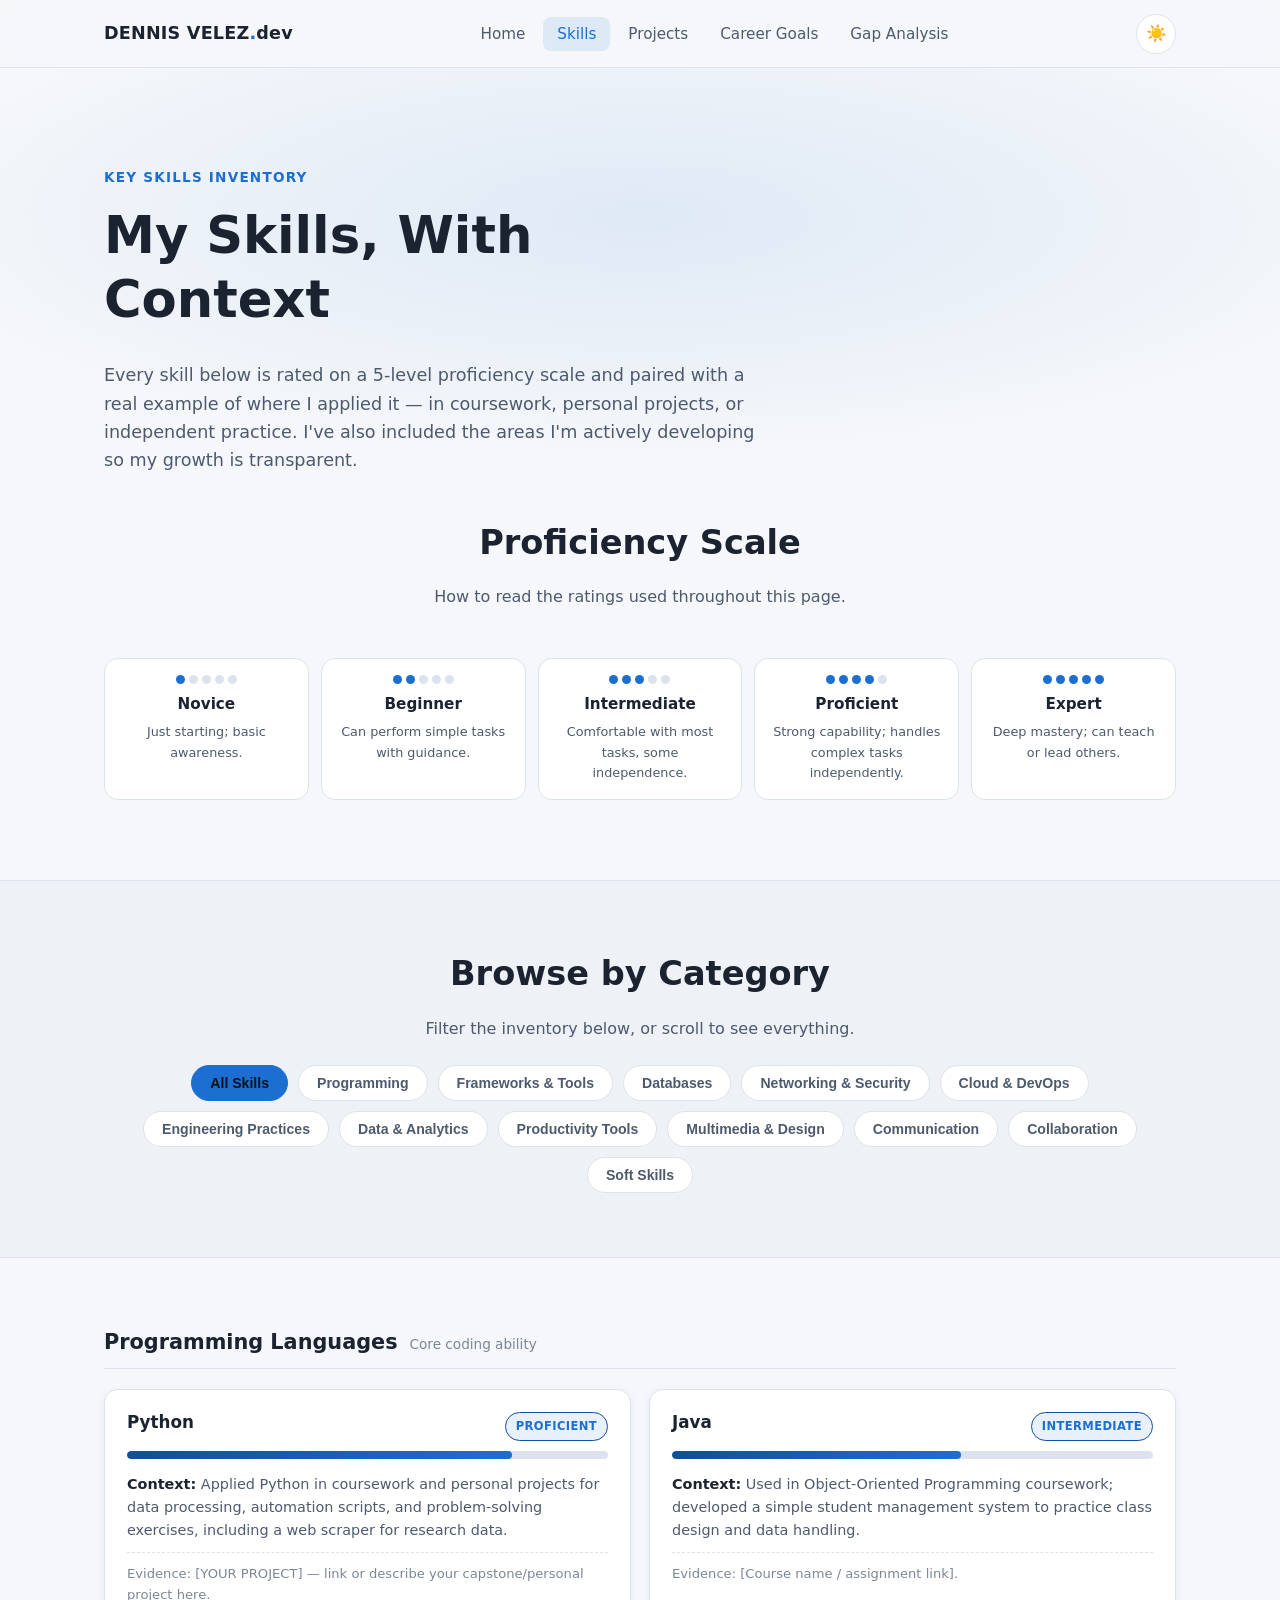
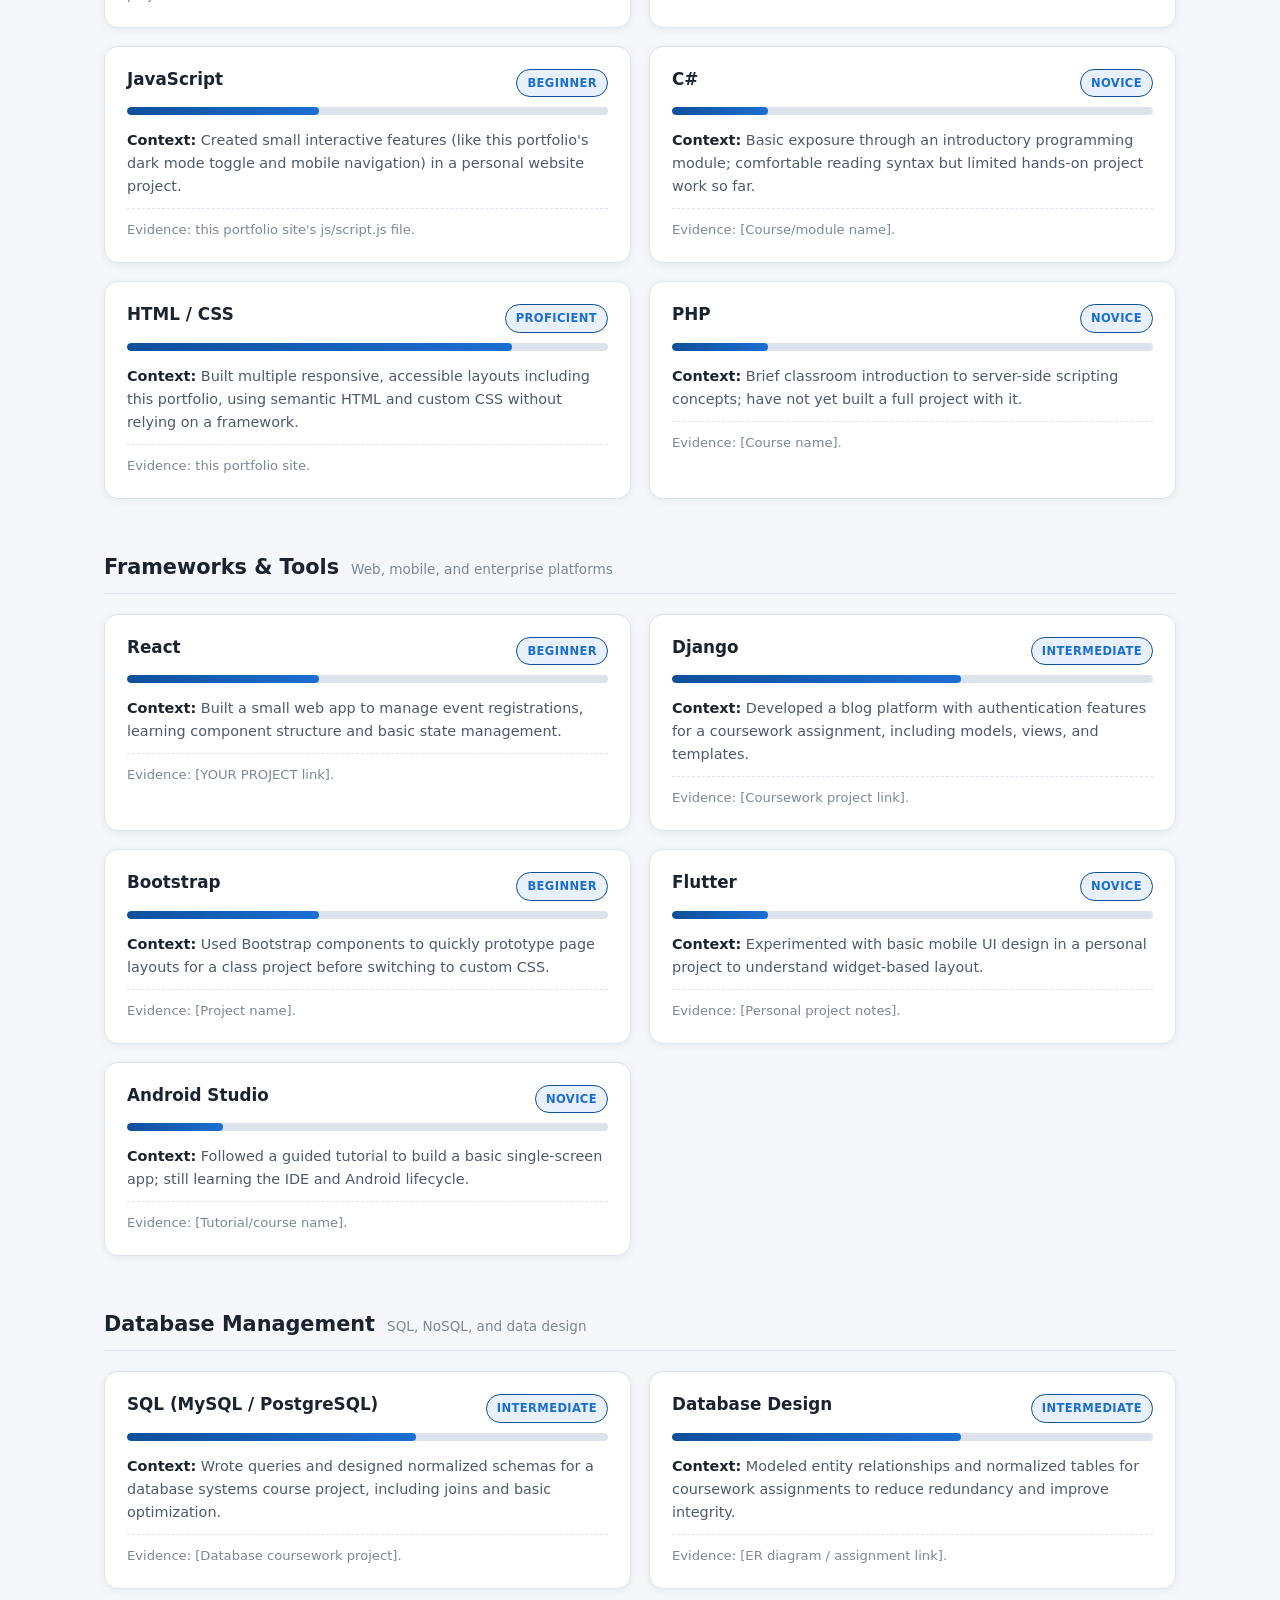
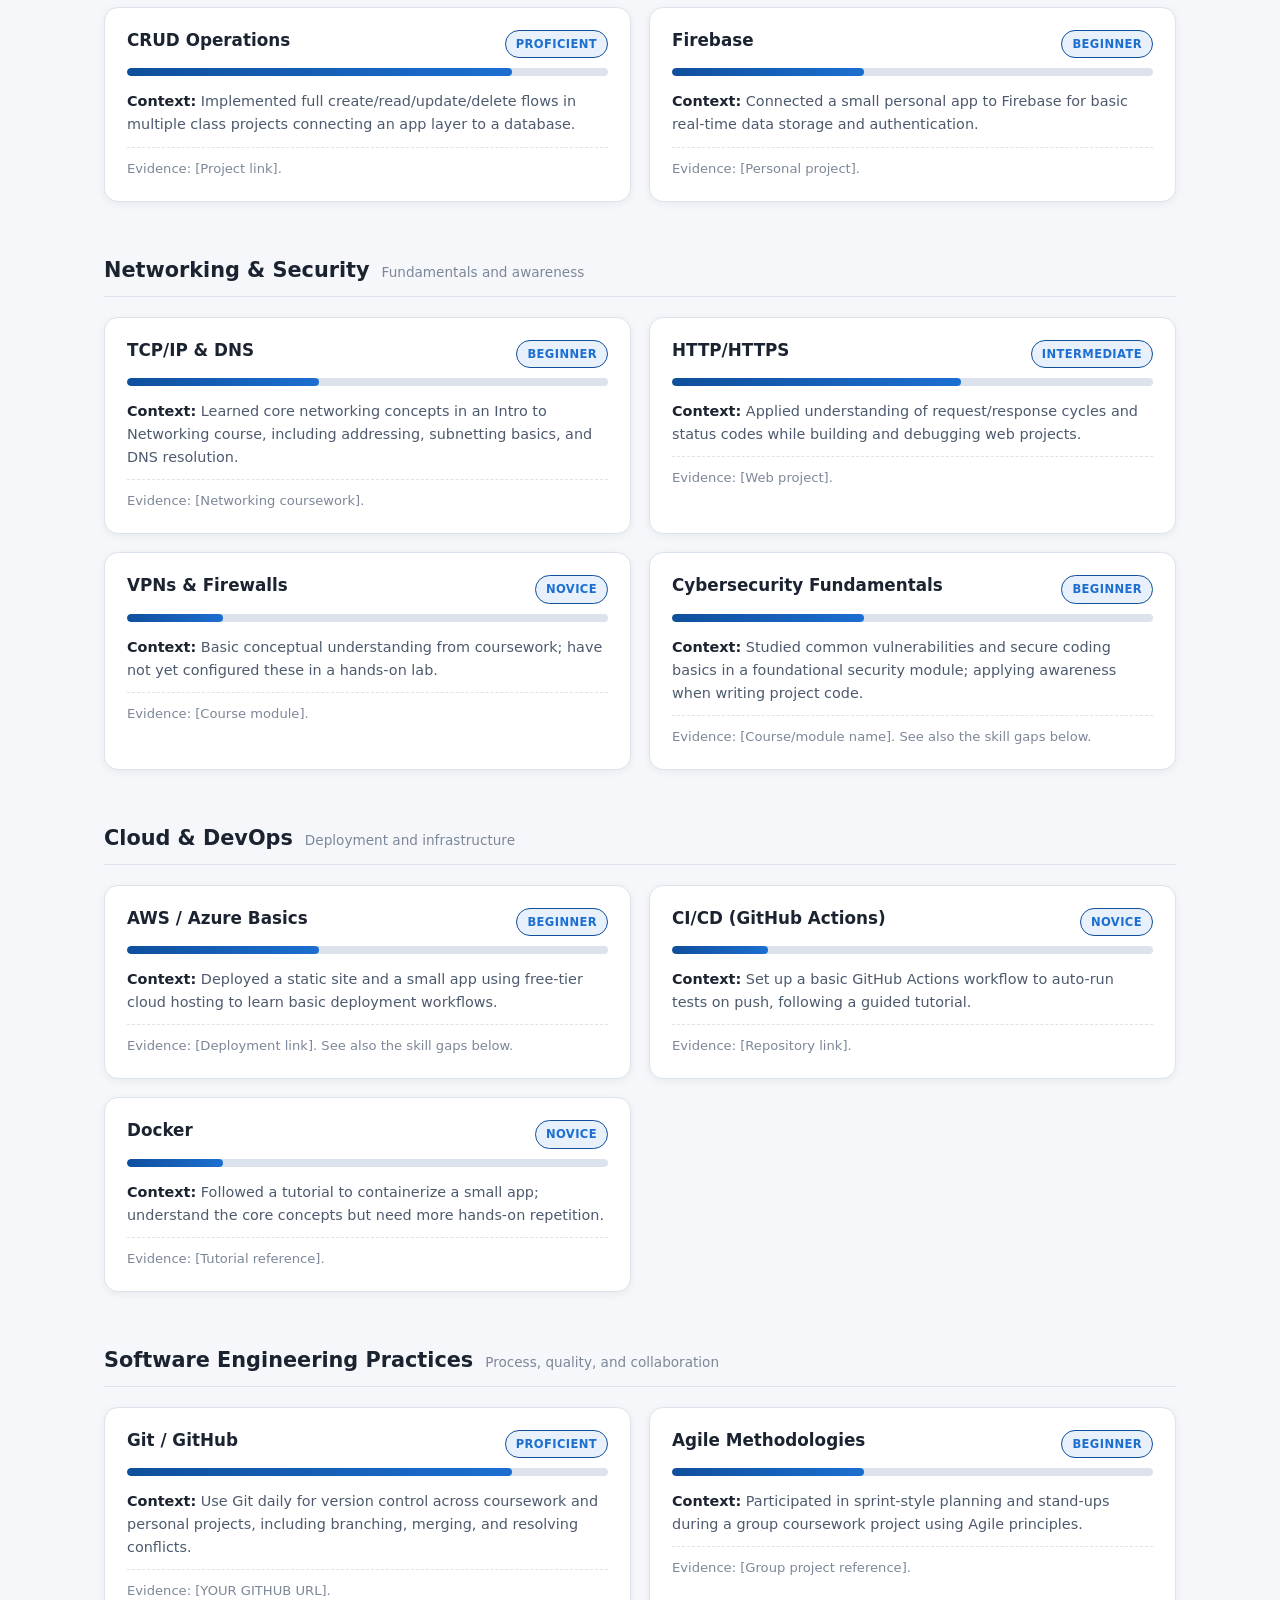
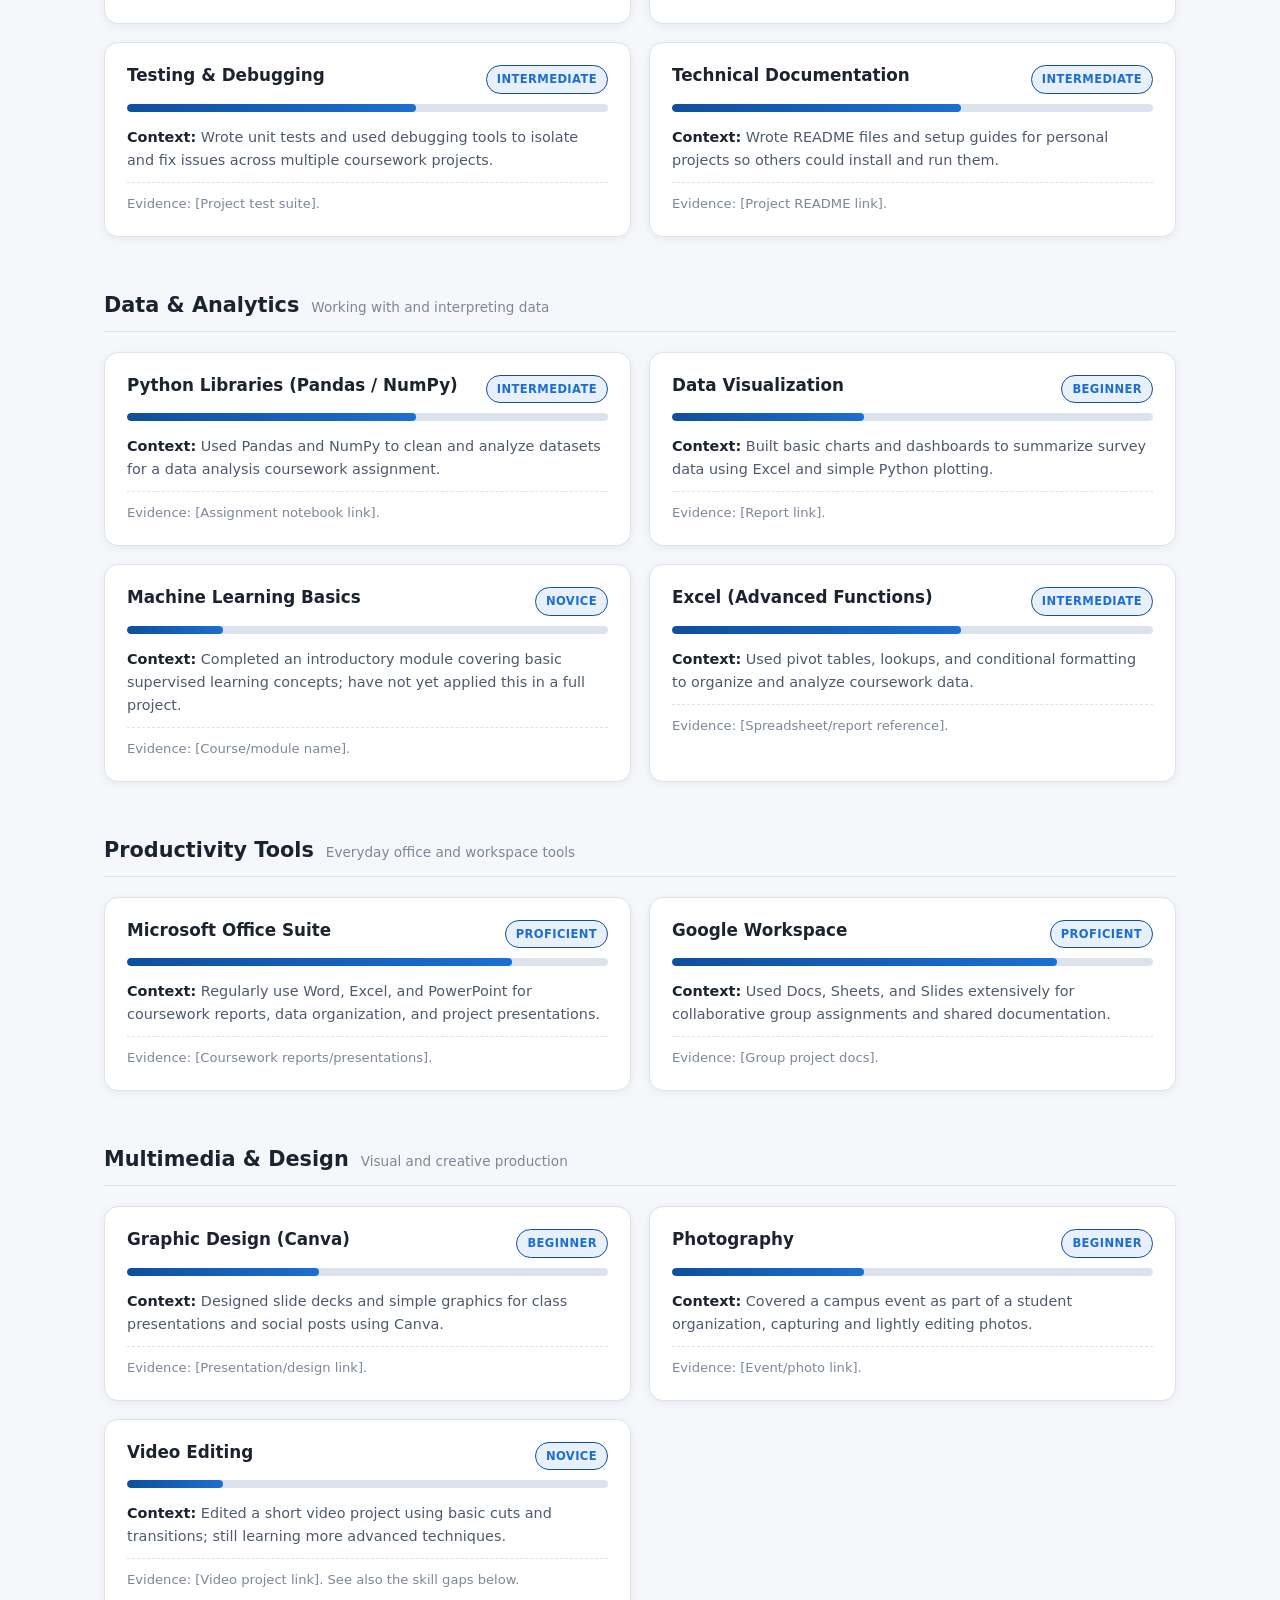
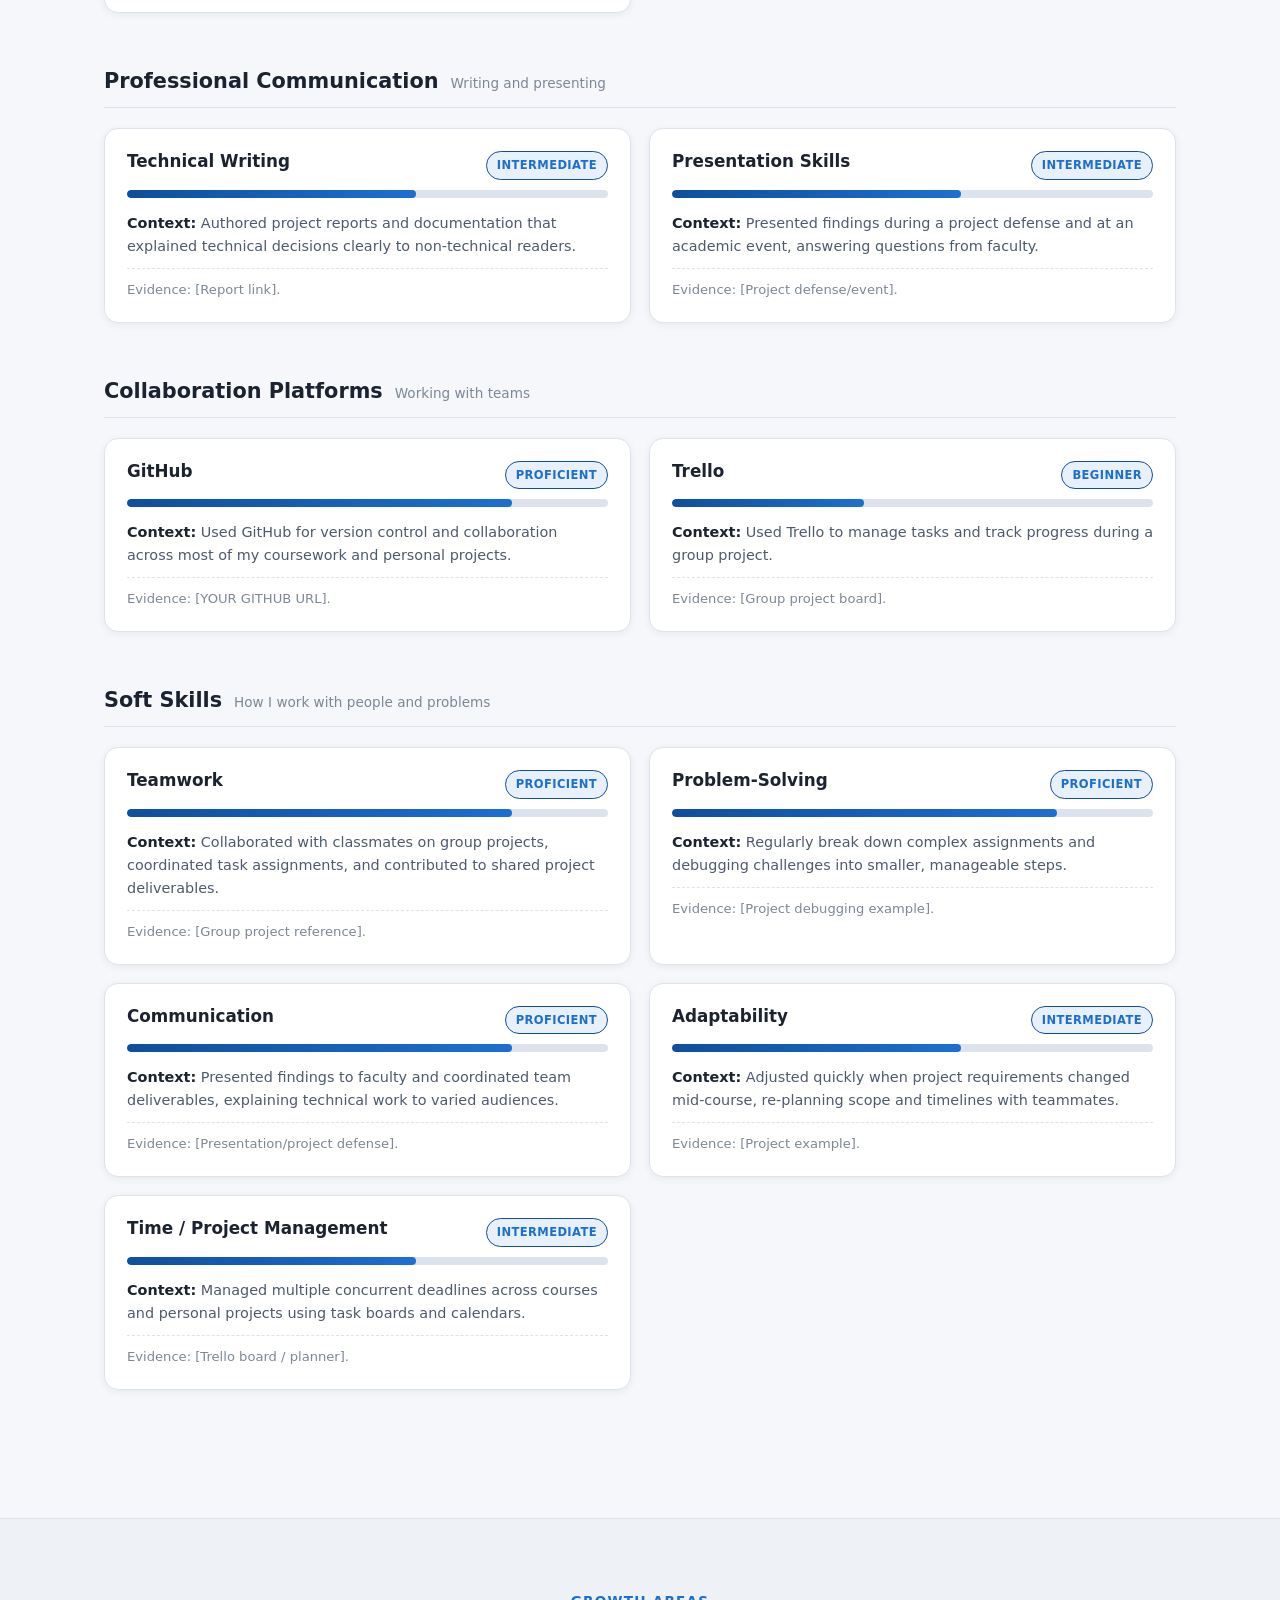
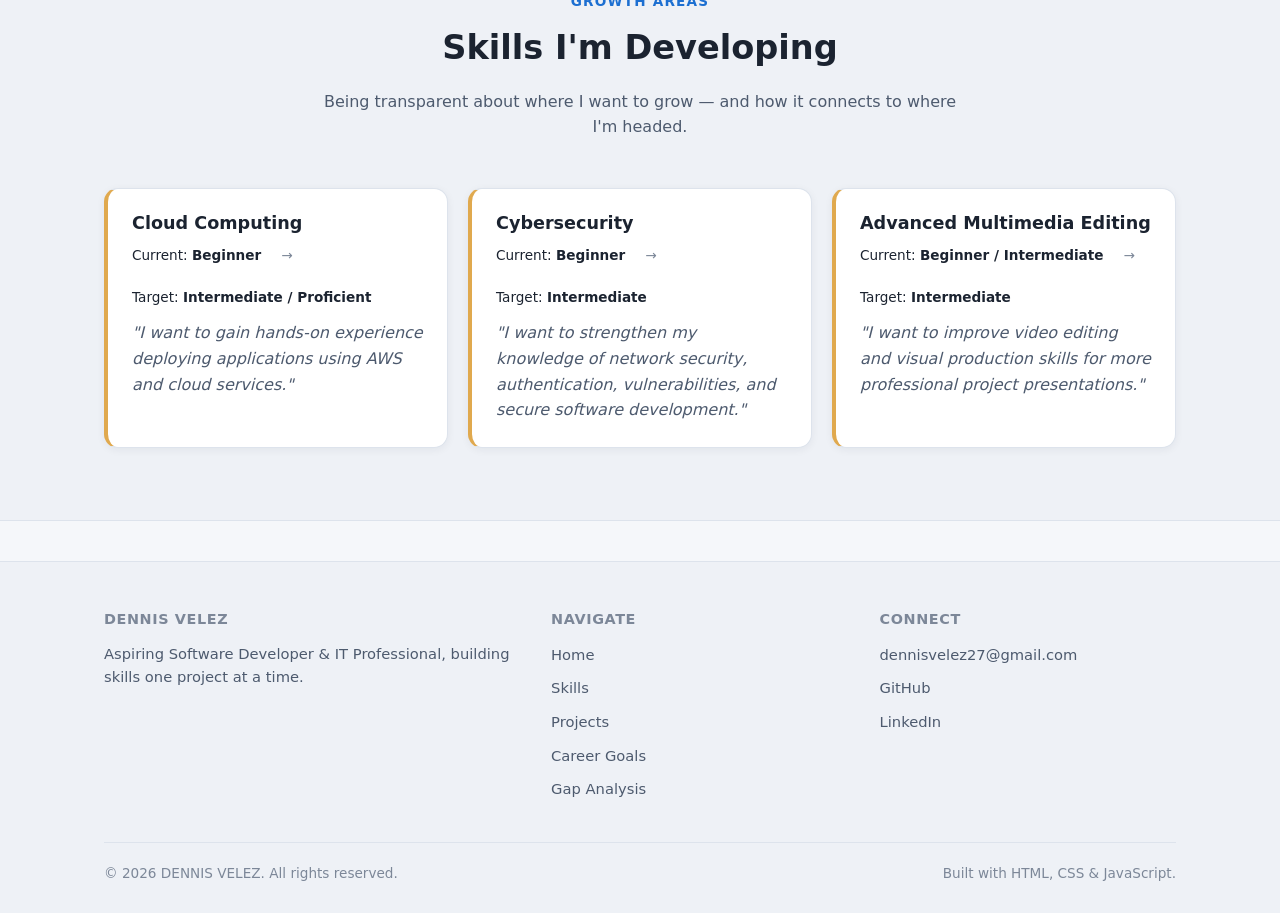
<file: skills.html>
<!DOCTYPE html>
<html lang="en" data-theme="dark">
<head>
<meta charset="UTF-8" />
<meta name="viewport" content="width=device-width, initial-scale=1.0" />
<title>Skills | DENNIS VELEZ</title>
<meta name="description" content="Key Skills Inventory for DENNIS VELEZ — proficiency levels, context, and evidence across technical and professional skill categories." />
<link rel="stylesheet" href="css/style.css" />
</head>
<body>
<a class="skip-link" href="#main">Skip to main content</a>

<header class="site-header">
  <div class="container nav-wrap">
    <a class="brand" href="index.html">DENNIS VELEZ<span class="dot">.</span>dev</a>
    <nav aria-label="Primary">
      <ul class="nav-links" id="nav-links">
        <li><a href="index.html">Home</a></li>
        <li><a href="skills.html" aria-current="page">Skills</a></li>
        <li><a href="projects.html">Projects</a></li>
        <li><a href="career-goals.html">Career Goals</a></li>
        <li><a href="gap-analysis.html">Gap Analysis</a></li>
      </ul>
    </nav>
    <div class="nav-actions">
      <button class="theme-toggle" type="button" aria-pressed="false" aria-label="Switch to light mode">🌙</button>
      <button class="nav-toggle" type="button" aria-expanded="false" aria-controls="nav-links" aria-label="Toggle navigation menu">
        <span></span><span></span><span></span>
      </button>
    </div>
  </div>
</header>

<main id="main">

  <section class="hero" style="padding-bottom: 40px;">
    <div class="container">
      <span class="eyebrow">Key Skills Inventory</span>
      <h1>My Skills, With Context</h1>
      <p class="hero-sub">
        Every skill below is rated on a 5-level proficiency scale and paired with a real example of where I
        applied it — in coursework, personal projects, or independent practice. I've also included the areas
        I'm actively developing so my growth is transparent.
      </p>
    </div>
  </section>

  <!-- ================= PROFICIENCY LEGEND ================= -->
  <section style="padding-top: 0;">
    <div class="container">
      <div class="section-heading reveal">
        <h2>Proficiency Scale</h2>
        <p>How to read the ratings used throughout this page.</p>
      </div>

      <div class="legend reveal">
        <div class="legend-item">
          <div class="level-dots"><span class="dot filled"></span><span class="dot"></span><span class="dot"></span><span class="dot"></span><span class="dot"></span></div>
          <div class="level-name">Novice</div>
          <p>Just starting; basic awareness.</p>
        </div>
        <div class="legend-item">
          <div class="level-dots"><span class="dot filled"></span><span class="dot filled"></span><span class="dot"></span><span class="dot"></span><span class="dot"></span></div>
          <div class="level-name">Beginner</div>
          <p>Can perform simple tasks with guidance.</p>
        </div>
        <div class="legend-item">
          <div class="level-dots"><span class="dot filled"></span><span class="dot filled"></span><span class="dot filled"></span><span class="dot"></span><span class="dot"></span></div>
          <div class="level-name">Intermediate</div>
          <p>Comfortable with most tasks, some independence.</p>
        </div>
        <div class="legend-item">
          <div class="level-dots"><span class="dot filled"></span><span class="dot filled"></span><span class="dot filled"></span><span class="dot filled"></span><span class="dot"></span></div>
          <div class="level-name">Proficient</div>
          <p>Strong capability; handles complex tasks independently.</p>
        </div>
        <div class="legend-item">
          <div class="level-dots"><span class="dot filled"></span><span class="dot filled"></span><span class="dot filled"></span><span class="dot filled"></span><span class="dot filled"></span></div>
          <div class="level-name">Expert</div>
          <p>Deep mastery; can teach or lead others.</p>
        </div>
      </div>
    </div>
  </section>

  <!-- ================= FILTER BAR ================= -->
  <section class="section-alt" style="padding-bottom: 24px;">
    <div class="container">
      <div class="section-heading reveal" style="margin-bottom: 24px;">
        <h2>Browse by Category</h2>
        <p>Filter the inventory below, or scroll to see everything.</p>
      </div>
      <div class="filter-bar" role="group" aria-label="Filter skills by category">
        <button class="filter-btn active" type="button" data-category="all" aria-pressed="true">All Skills</button>
        <button class="filter-btn" type="button" data-category="programming" aria-pressed="false">Programming</button>
        <button class="filter-btn" type="button" data-category="frameworks" aria-pressed="false">Frameworks &amp; Tools</button>
        <button class="filter-btn" type="button" data-category="databases" aria-pressed="false">Databases</button>
        <button class="filter-btn" type="button" data-category="networking" aria-pressed="false">Networking &amp; Security</button>
        <button class="filter-btn" type="button" data-category="cloud" aria-pressed="false">Cloud &amp; DevOps</button>
        <button class="filter-btn" type="button" data-category="engineering" aria-pressed="false">Engineering Practices</button>
        <button class="filter-btn" type="button" data-category="data" aria-pressed="false">Data &amp; Analytics</button>
        <button class="filter-btn" type="button" data-category="productivity" aria-pressed="false">Productivity Tools</button>
        <button class="filter-btn" type="button" data-category="multimedia" aria-pressed="false">Multimedia &amp; Design</button>
        <button class="filter-btn" type="button" data-category="communication" aria-pressed="false">Communication</button>
        <button class="filter-btn" type="button" data-category="collaboration" aria-pressed="false">Collaboration</button>
        <button class="filter-btn" type="button" data-category="soft" aria-pressed="false">Soft Skills</button>
      </div>
    </div>
  </section>

  <!-- ================= SKILLS INVENTORY ================= -->
  <section id="skills-inventory">
    <div class="container">

      <!-- Programming Languages -->
      <div class="skill-category" data-category="programming">
        <div class="skill-category-title"><h3>Programming Languages</h3><span>Core coding ability</span></div>
        <div class="skills-grid">

          <div class="skill-card reveal">
            <div class="skill-card-head"><h4 class="skill-name">Python</h4><span class="skill-level-badge">Proficient</span></div>
            <div class="skill-bar-track"><div class="skill-bar-fill" data-level="80" style="width:0"></div></div>
            <p class="skill-context"><strong>Context:</strong> Applied Python in coursework and personal projects for data processing, automation scripts, and problem-solving exercises, including a web scraper for research data.</p>
            <p class="skill-evidence">Evidence: [YOUR PROJECT] — link or describe your capstone/personal project here.</p>
          </div>

          <div class="skill-card reveal">
            <div class="skill-card-head"><h4 class="skill-name">Java</h4><span class="skill-level-badge">Intermediate</span></div>
            <div class="skill-bar-track"><div class="skill-bar-fill" data-level="60" style="width:0"></div></div>
            <p class="skill-context"><strong>Context:</strong> Used in Object-Oriented Programming coursework; developed a simple student management system to practice class design and data handling.</p>
            <p class="skill-evidence">Evidence: [Course name / assignment link].</p>
          </div>

          <div class="skill-card reveal">
            <div class="skill-card-head"><h4 class="skill-name">JavaScript</h4><span class="skill-level-badge">Beginner</span></div>
            <div class="skill-bar-track"><div class="skill-bar-fill" data-level="40" style="width:0"></div></div>
            <p class="skill-context"><strong>Context:</strong> Created small interactive features (like this portfolio's dark mode toggle and mobile navigation) in a personal website project.</p>
            <p class="skill-evidence">Evidence: this portfolio site's js/script.js file.</p>
          </div>

          <div class="skill-card reveal">
            <div class="skill-card-head"><h4 class="skill-name">C#</h4><span class="skill-level-badge">Novice</span></div>
            <div class="skill-bar-track"><div class="skill-bar-fill" data-level="20" style="width:0"></div></div>
            <p class="skill-context"><strong>Context:</strong> Basic exposure through an introductory programming module; comfortable reading syntax but limited hands-on project work so far.</p>
            <p class="skill-evidence">Evidence: [Course/module name].</p>
          </div>

          <div class="skill-card reveal">
            <div class="skill-card-head"><h4 class="skill-name">HTML / CSS</h4><span class="skill-level-badge">Proficient</span></div>
            <div class="skill-bar-track"><div class="skill-bar-fill" data-level="80" style="width:0"></div></div>
            <p class="skill-context"><strong>Context:</strong> Built multiple responsive, accessible layouts including this portfolio, using semantic HTML and custom CSS without relying on a framework.</p>
            <p class="skill-evidence">Evidence: this portfolio site.</p>
          </div>

          <div class="skill-card reveal">
            <div class="skill-card-head"><h4 class="skill-name">PHP</h4><span class="skill-level-badge">Novice</span></div>
            <div class="skill-bar-track"><div class="skill-bar-fill" data-level="20" style="width:0"></div></div>
            <p class="skill-context"><strong>Context:</strong> Brief classroom introduction to server-side scripting concepts; have not yet built a full project with it.</p>
            <p class="skill-evidence">Evidence: [Course name].</p>
          </div>

        </div>
      </div>

      <!-- Frameworks & Tools -->
      <div class="skill-category" data-category="frameworks">
        <div class="skill-category-title"><h3>Frameworks &amp; Tools</h3><span>Web, mobile, and enterprise platforms</span></div>
        <div class="skills-grid">

          <div class="skill-card reveal">
            <div class="skill-card-head"><h4 class="skill-name">React</h4><span class="skill-level-badge">Beginner</span></div>
            <div class="skill-bar-track"><div class="skill-bar-fill" data-level="40" style="width:0"></div></div>
            <p class="skill-context"><strong>Context:</strong> Built a small web app to manage event registrations, learning component structure and basic state management.</p>
            <p class="skill-evidence">Evidence: [YOUR PROJECT link].</p>
          </div>

          <div class="skill-card reveal">
            <div class="skill-card-head"><h4 class="skill-name">Django</h4><span class="skill-level-badge">Intermediate</span></div>
            <div class="skill-bar-track"><div class="skill-bar-fill" data-level="60" style="width:0"></div></div>
            <p class="skill-context"><strong>Context:</strong> Developed a blog platform with authentication features for a coursework assignment, including models, views, and templates.</p>
            <p class="skill-evidence">Evidence: [Coursework project link].</p>
          </div>

          <div class="skill-card reveal">
            <div class="skill-card-head"><h4 class="skill-name">Bootstrap</h4><span class="skill-level-badge">Beginner</span></div>
            <div class="skill-bar-track"><div class="skill-bar-fill" data-level="40" style="width:0"></div></div>
            <p class="skill-context"><strong>Context:</strong> Used Bootstrap components to quickly prototype page layouts for a class project before switching to custom CSS.</p>
            <p class="skill-evidence">Evidence: [Project name].</p>
          </div>

          <div class="skill-card reveal">
            <div class="skill-card-head"><h4 class="skill-name">Flutter</h4><span class="skill-level-badge">Novice</span></div>
            <div class="skill-bar-track"><div class="skill-bar-fill" data-level="20" style="width:0"></div></div>
            <p class="skill-context"><strong>Context:</strong> Experimented with basic mobile UI design in a personal project to understand widget-based layout.</p>
            <p class="skill-evidence">Evidence: [Personal project notes].</p>
          </div>

          <div class="skill-card reveal">
            <div class="skill-card-head"><h4 class="skill-name">Android Studio</h4><span class="skill-level-badge">Novice</span></div>
            <div class="skill-bar-track"><div class="skill-bar-fill" data-level="20" style="width:0"></div></div>
            <p class="skill-context"><strong>Context:</strong> Followed a guided tutorial to build a basic single-screen app; still learning the IDE and Android lifecycle.</p>
            <p class="skill-evidence">Evidence: [Tutorial/course name].</p>
          </div>

        </div>
      </div>

      <!-- Database Management -->
      <div class="skill-category" data-category="databases">
        <div class="skill-category-title"><h3>Database Management</h3><span>SQL, NoSQL, and data design</span></div>
        <div class="skills-grid">

          <div class="skill-card reveal">
            <div class="skill-card-head"><h4 class="skill-name">SQL (MySQL / PostgreSQL)</h4><span class="skill-level-badge">Intermediate</span></div>
            <div class="skill-bar-track"><div class="skill-bar-fill" data-level="60" style="width:0"></div></div>
            <p class="skill-context"><strong>Context:</strong> Wrote queries and designed normalized schemas for a database systems course project, including joins and basic optimization.</p>
            <p class="skill-evidence">Evidence: [Database coursework project].</p>
          </div>

          <div class="skill-card reveal">
            <div class="skill-card-head"><h4 class="skill-name">Database Design</h4><span class="skill-level-badge">Intermediate</span></div>
            <div class="skill-bar-track"><div class="skill-bar-fill" data-level="60" style="width:0"></div></div>
            <p class="skill-context"><strong>Context:</strong> Modeled entity relationships and normalized tables for coursework assignments to reduce redundancy and improve integrity.</p>
            <p class="skill-evidence">Evidence: [ER diagram / assignment link].</p>
          </div>

          <div class="skill-card reveal">
            <div class="skill-card-head"><h4 class="skill-name">CRUD Operations</h4><span class="skill-level-badge">Proficient</span></div>
            <div class="skill-bar-track"><div class="skill-bar-fill" data-level="80" style="width:0"></div></div>
            <p class="skill-context"><strong>Context:</strong> Implemented full create/read/update/delete flows in multiple class projects connecting an app layer to a database.</p>
            <p class="skill-evidence">Evidence: [Project link].</p>
          </div>

          <div class="skill-card reveal">
            <div class="skill-card-head"><h4 class="skill-name">Firebase</h4><span class="skill-level-badge">Beginner</span></div>
            <div class="skill-bar-track"><div class="skill-bar-fill" data-level="40" style="width:0"></div></div>
            <p class="skill-context"><strong>Context:</strong> Connected a small personal app to Firebase for basic real-time data storage and authentication.</p>
            <p class="skill-evidence">Evidence: [Personal project].</p>
          </div>

        </div>
      </div>

      <!-- Networking & Security -->
      <div class="skill-category" data-category="networking">
        <div class="skill-category-title"><h3>Networking &amp; Security</h3><span>Fundamentals and awareness</span></div>
        <div class="skills-grid">

          <div class="skill-card reveal">
            <div class="skill-card-head"><h4 class="skill-name">TCP/IP &amp; DNS</h4><span class="skill-level-badge">Beginner</span></div>
            <div class="skill-bar-track"><div class="skill-bar-fill" data-level="40" style="width:0"></div></div>
            <p class="skill-context"><strong>Context:</strong> Learned core networking concepts in an Intro to Networking course, including addressing, subnetting basics, and DNS resolution.</p>
            <p class="skill-evidence">Evidence: [Networking coursework].</p>
          </div>

          <div class="skill-card reveal">
            <div class="skill-card-head"><h4 class="skill-name">HTTP/HTTPS</h4><span class="skill-level-badge">Intermediate</span></div>
            <div class="skill-bar-track"><div class="skill-bar-fill" data-level="60" style="width:0"></div></div>
            <p class="skill-context"><strong>Context:</strong> Applied understanding of request/response cycles and status codes while building and debugging web projects.</p>
            <p class="skill-evidence">Evidence: [Web project].</p>
          </div>

          <div class="skill-card reveal">
            <div class="skill-card-head"><h4 class="skill-name">VPNs &amp; Firewalls</h4><span class="skill-level-badge">Novice</span></div>
            <div class="skill-bar-track"><div class="skill-bar-fill" data-level="20" style="width:0"></div></div>
            <p class="skill-context"><strong>Context:</strong> Basic conceptual understanding from coursework; have not yet configured these in a hands-on lab.</p>
            <p class="skill-evidence">Evidence: [Course module].</p>
          </div>

          <div class="skill-card reveal">
            <div class="skill-card-head"><h4 class="skill-name">Cybersecurity Fundamentals</h4><span class="skill-level-badge">Beginner</span></div>
            <div class="skill-bar-track"><div class="skill-bar-fill" data-level="40" style="width:0"></div></div>
            <p class="skill-context"><strong>Context:</strong> Studied common vulnerabilities and secure coding basics in a foundational security module; applying awareness when writing project code.</p>
            <p class="skill-evidence">Evidence: [Course/module name]. See also the skill gaps below.</p>
          </div>

        </div>
      </div>

      <!-- Cloud & DevOps -->
      <div class="skill-category" data-category="cloud">
        <div class="skill-category-title"><h3>Cloud &amp; DevOps</h3><span>Deployment and infrastructure</span></div>
        <div class="skills-grid">

          <div class="skill-card reveal">
            <div class="skill-card-head"><h4 class="skill-name">AWS / Azure Basics</h4><span class="skill-level-badge">Beginner</span></div>
            <div class="skill-bar-track"><div class="skill-bar-fill" data-level="40" style="width:0"></div></div>
            <p class="skill-context"><strong>Context:</strong> Deployed a static site and a small app using free-tier cloud hosting to learn basic deployment workflows.</p>
            <p class="skill-evidence">Evidence: [Deployment link]. See also the skill gaps below.</p>
          </div>

          <div class="skill-card reveal">
            <div class="skill-card-head"><h4 class="skill-name">CI/CD (GitHub Actions)</h4><span class="skill-level-badge">Novice</span></div>
            <div class="skill-bar-track"><div class="skill-bar-fill" data-level="20" style="width:0"></div></div>
            <p class="skill-context"><strong>Context:</strong> Set up a basic GitHub Actions workflow to auto-run tests on push, following a guided tutorial.</p>
            <p class="skill-evidence">Evidence: [Repository link].</p>
          </div>

          <div class="skill-card reveal">
            <div class="skill-card-head"><h4 class="skill-name">Docker</h4><span class="skill-level-badge">Novice</span></div>
            <div class="skill-bar-track"><div class="skill-bar-fill" data-level="20" style="width:0"></div></div>
            <p class="skill-context"><strong>Context:</strong> Followed a tutorial to containerize a small app; understand the core concepts but need more hands-on repetition.</p>
            <p class="skill-evidence">Evidence: [Tutorial reference].</p>
          </div>

        </div>
      </div>

      <!-- Software Engineering Practices -->
      <div class="skill-category" data-category="engineering">
        <div class="skill-category-title"><h3>Software Engineering Practices</h3><span>Process, quality, and collaboration</span></div>
        <div class="skills-grid">

          <div class="skill-card reveal">
            <div class="skill-card-head"><h4 class="skill-name">Git / GitHub</h4><span class="skill-level-badge">Proficient</span></div>
            <div class="skill-bar-track"><div class="skill-bar-fill" data-level="80" style="width:0"></div></div>
            <p class="skill-context"><strong>Context:</strong> Use Git daily for version control across coursework and personal projects, including branching, merging, and resolving conflicts.</p>
            <p class="skill-evidence">Evidence: [YOUR GITHUB URL].</p>
          </div>

          <div class="skill-card reveal">
            <div class="skill-card-head"><h4 class="skill-name">Agile Methodologies</h4><span class="skill-level-badge">Beginner</span></div>
            <div class="skill-bar-track"><div class="skill-bar-fill" data-level="40" style="width:0"></div></div>
            <p class="skill-context"><strong>Context:</strong> Participated in sprint-style planning and stand-ups during a group coursework project using Agile principles.</p>
            <p class="skill-evidence">Evidence: [Group project reference].</p>
          </div>

          <div class="skill-card reveal">
            <div class="skill-card-head"><h4 class="skill-name">Testing &amp; Debugging</h4><span class="skill-level-badge">Intermediate</span></div>
            <div class="skill-bar-track"><div class="skill-bar-fill" data-level="60" style="width:0"></div></div>
            <p class="skill-context"><strong>Context:</strong> Wrote unit tests and used debugging tools to isolate and fix issues across multiple coursework projects.</p>
            <p class="skill-evidence">Evidence: [Project test suite].</p>
          </div>

          <div class="skill-card reveal">
            <div class="skill-card-head"><h4 class="skill-name">Technical Documentation</h4><span class="skill-level-badge">Intermediate</span></div>
            <div class="skill-bar-track"><div class="skill-bar-fill" data-level="60" style="width:0"></div></div>
            <p class="skill-context"><strong>Context:</strong> Wrote README files and setup guides for personal projects so others could install and run them.</p>
            <p class="skill-evidence">Evidence: [Project README link].</p>
          </div>

        </div>
      </div>

      <!-- Data & Analytics -->
      <div class="skill-category" data-category="data">
        <div class="skill-category-title"><h3>Data &amp; Analytics</h3><span>Working with and interpreting data</span></div>
        <div class="skills-grid">

          <div class="skill-card reveal">
            <div class="skill-card-head"><h4 class="skill-name">Python Libraries (Pandas / NumPy)</h4><span class="skill-level-badge">Intermediate</span></div>
            <div class="skill-bar-track"><div class="skill-bar-fill" data-level="60" style="width:0"></div></div>
            <p class="skill-context"><strong>Context:</strong> Used Pandas and NumPy to clean and analyze datasets for a data analysis coursework assignment.</p>
            <p class="skill-evidence">Evidence: [Assignment notebook link].</p>
          </div>

          <div class="skill-card reveal">
            <div class="skill-card-head"><h4 class="skill-name">Data Visualization</h4><span class="skill-level-badge">Beginner</span></div>
            <div class="skill-bar-track"><div class="skill-bar-fill" data-level="40" style="width:0"></div></div>
            <p class="skill-context"><strong>Context:</strong> Built basic charts and dashboards to summarize survey data using Excel and simple Python plotting.</p>
            <p class="skill-evidence">Evidence: [Report link].</p>
          </div>

          <div class="skill-card reveal">
            <div class="skill-card-head"><h4 class="skill-name">Machine Learning Basics</h4><span class="skill-level-badge">Novice</span></div>
            <div class="skill-bar-track"><div class="skill-bar-fill" data-level="20" style="width:0"></div></div>
            <p class="skill-context"><strong>Context:</strong> Completed an introductory module covering basic supervised learning concepts; have not yet applied this in a full project.</p>
            <p class="skill-evidence">Evidence: [Course/module name].</p>
          </div>

          <div class="skill-card reveal">
            <div class="skill-card-head"><h4 class="skill-name">Excel (Advanced Functions)</h4><span class="skill-level-badge">Intermediate</span></div>
            <div class="skill-bar-track"><div class="skill-bar-fill" data-level="60" style="width:0"></div></div>
            <p class="skill-context"><strong>Context:</strong> Used pivot tables, lookups, and conditional formatting to organize and analyze coursework data.</p>
            <p class="skill-evidence">Evidence: [Spreadsheet/report reference].</p>
          </div>

        </div>
      </div>

      <!-- Productivity Tools -->
      <div class="skill-category" data-category="productivity">
        <div class="skill-category-title"><h3>Productivity Tools</h3><span>Everyday office and workspace tools</span></div>
        <div class="skills-grid">

          <div class="skill-card reveal">
            <div class="skill-card-head"><h4 class="skill-name">Microsoft Office Suite</h4><span class="skill-level-badge">Proficient</span></div>
            <div class="skill-bar-track"><div class="skill-bar-fill" data-level="80" style="width:0"></div></div>
            <p class="skill-context"><strong>Context:</strong> Regularly use Word, Excel, and PowerPoint for coursework reports, data organization, and project presentations.</p>
            <p class="skill-evidence">Evidence: [Coursework reports/presentations].</p>
          </div>

          <div class="skill-card reveal">
            <div class="skill-card-head"><h4 class="skill-name">Google Workspace</h4><span class="skill-level-badge">Proficient</span></div>
            <div class="skill-bar-track"><div class="skill-bar-fill" data-level="80" style="width:0"></div></div>
            <p class="skill-context"><strong>Context:</strong> Used Docs, Sheets, and Slides extensively for collaborative group assignments and shared documentation.</p>
            <p class="skill-evidence">Evidence: [Group project docs].</p>
          </div>

        </div>
      </div>

      <!-- Multimedia & Design -->
      <div class="skill-category" data-category="multimedia">
        <div class="skill-category-title"><h3>Multimedia &amp; Design</h3><span>Visual and creative production</span></div>
        <div class="skills-grid">

          <div class="skill-card reveal">
            <div class="skill-card-head"><h4 class="skill-name">Graphic Design (Canva)</h4><span class="skill-level-badge">Beginner</span></div>
            <div class="skill-bar-track"><div class="skill-bar-fill" data-level="40" style="width:0"></div></div>
            <p class="skill-context"><strong>Context:</strong> Designed slide decks and simple graphics for class presentations and social posts using Canva.</p>
            <p class="skill-evidence">Evidence: [Presentation/design link].</p>
          </div>

          <div class="skill-card reveal">
            <div class="skill-card-head"><h4 class="skill-name">Photography</h4><span class="skill-level-badge">Beginner</span></div>
            <div class="skill-bar-track"><div class="skill-bar-fill" data-level="40" style="width:0"></div></div>
            <p class="skill-context"><strong>Context:</strong> Covered a campus event as part of a student organization, capturing and lightly editing photos.</p>
            <p class="skill-evidence">Evidence: [Event/photo link].</p>
          </div>

          <div class="skill-card reveal">
            <div class="skill-card-head"><h4 class="skill-name">Video Editing</h4><span class="skill-level-badge">Novice</span></div>
            <div class="skill-bar-track"><div class="skill-bar-fill" data-level="20" style="width:0"></div></div>
            <p class="skill-context"><strong>Context:</strong> Edited a short video project using basic cuts and transitions; still learning more advanced techniques.</p>
            <p class="skill-evidence">Evidence: [Video project link]. See also the skill gaps below.</p>
          </div>

        </div>
      </div>

      <!-- Professional Communication -->
      <div class="skill-category" data-category="communication">
        <div class="skill-category-title"><h3>Professional Communication</h3><span>Writing and presenting</span></div>
        <div class="skills-grid">

          <div class="skill-card reveal">
            <div class="skill-card-head"><h4 class="skill-name">Technical Writing</h4><span class="skill-level-badge">Intermediate</span></div>
            <div class="skill-bar-track"><div class="skill-bar-fill" data-level="60" style="width:0"></div></div>
            <p class="skill-context"><strong>Context:</strong> Authored project reports and documentation that explained technical decisions clearly to non-technical readers.</p>
            <p class="skill-evidence">Evidence: [Report link].</p>
          </div>

          <div class="skill-card reveal">
            <div class="skill-card-head"><h4 class="skill-name">Presentation Skills</h4><span class="skill-level-badge">Intermediate</span></div>
            <div class="skill-bar-track"><div class="skill-bar-fill" data-level="60" style="width:0"></div></div>
            <p class="skill-context"><strong>Context:</strong> Presented findings during a project defense and at an academic event, answering questions from faculty.</p>
            <p class="skill-evidence">Evidence: [Project defense/event].</p>
          </div>

        </div>
      </div>

      <!-- Collaboration Platforms -->
      <div class="skill-category" data-category="collaboration">
        <div class="skill-category-title"><h3>Collaboration Platforms</h3><span>Working with teams</span></div>
        <div class="skills-grid">

          <div class="skill-card reveal">
            <div class="skill-card-head"><h4 class="skill-name">GitHub</h4><span class="skill-level-badge">Proficient</span></div>
            <div class="skill-bar-track"><div class="skill-bar-fill" data-level="80" style="width:0"></div></div>
            <p class="skill-context"><strong>Context:</strong> Used GitHub for version control and collaboration across most of my coursework and personal projects.</p>
            <p class="skill-evidence">Evidence: [YOUR GITHUB URL].</p>
          </div>

          <div class="skill-card reveal">
            <div class="skill-card-head"><h4 class="skill-name">Trello</h4><span class="skill-level-badge">Beginner</span></div>
            <div class="skill-bar-track"><div class="skill-bar-fill" data-level="40" style="width:0"></div></div>
            <p class="skill-context"><strong>Context:</strong> Used Trello to manage tasks and track progress during a group project.</p>
            <p class="skill-evidence">Evidence: [Group project board].</p>
          </div>

        </div>
      </div>

      <!-- Soft Skills -->
      <div class="skill-category" data-category="soft">
        <div class="skill-category-title"><h3>Soft Skills</h3><span>How I work with people and problems</span></div>
        <div class="skills-grid">

          <div class="skill-card reveal">
            <div class="skill-card-head"><h4 class="skill-name">Teamwork</h4><span class="skill-level-badge">Proficient</span></div>
            <div class="skill-bar-track"><div class="skill-bar-fill" data-level="80" style="width:0"></div></div>
            <p class="skill-context"><strong>Context:</strong> Collaborated with classmates on group projects, coordinated task assignments, and contributed to shared project deliverables.</p>
            <p class="skill-evidence">Evidence: [Group project reference].</p>
          </div>

          <div class="skill-card reveal">
            <div class="skill-card-head"><h4 class="skill-name">Problem-Solving</h4><span class="skill-level-badge">Proficient</span></div>
            <div class="skill-bar-track"><div class="skill-bar-fill" data-level="80" style="width:0"></div></div>
            <p class="skill-context"><strong>Context:</strong> Regularly break down complex assignments and debugging challenges into smaller, manageable steps.</p>
            <p class="skill-evidence">Evidence: [Project debugging example].</p>
          </div>

          <div class="skill-card reveal">
            <div class="skill-card-head"><h4 class="skill-name">Communication</h4><span class="skill-level-badge">Proficient</span></div>
            <div class="skill-bar-track"><div class="skill-bar-fill" data-level="80" style="width:0"></div></div>
            <p class="skill-context"><strong>Context:</strong> Presented findings to faculty and coordinated team deliverables, explaining technical work to varied audiences.</p>
            <p class="skill-evidence">Evidence: [Presentation/project defense].</p>
          </div>

          <div class="skill-card reveal">
            <div class="skill-card-head"><h4 class="skill-name">Adaptability</h4><span class="skill-level-badge">Intermediate</span></div>
            <div class="skill-bar-track"><div class="skill-bar-fill" data-level="60" style="width:0"></div></div>
            <p class="skill-context"><strong>Context:</strong> Adjusted quickly when project requirements changed mid-course, re-planning scope and timelines with teammates.</p>
            <p class="skill-evidence">Evidence: [Project example].</p>
          </div>

          <div class="skill-card reveal">
            <div class="skill-card-head"><h4 class="skill-name">Time / Project Management</h4><span class="skill-level-badge">Intermediate</span></div>
            <div class="skill-bar-track"><div class="skill-bar-fill" data-level="60" style="width:0"></div></div>
            <p class="skill-context"><strong>Context:</strong> Managed multiple concurrent deadlines across courses and personal projects using task boards and calendars.</p>
            <p class="skill-evidence">Evidence: [Trello board / planner].</p>
          </div>

        </div>
      </div>

    </div>
  </section>

  <!-- ================= SKILL GAPS ================= -->
  <section id="skill-gaps" class="section-alt">
    <div class="container">
      <div class="section-heading reveal">
        <span class="eyebrow">Growth Areas</span>
        <h2>Skills I'm Developing</h2>
        <p>Being transparent about where I want to grow — and how it connects to where I'm headed.</p>
      </div>

      <div class="grid grid-3">
        <div class="gap-card reveal">
          <h3>Cloud Computing</h3>
          <div class="gap-levels">
            <span>Current: <strong>Beginner</strong></span>
            <span class="gap-arrow">&rarr;</span>
            <span>Target: <strong>Intermediate / Proficient</strong></span>
          </div>
          <p class="gap-quote">"I want to gain hands-on experience deploying applications using AWS and cloud services."</p>
        </div>

        <div class="gap-card reveal">
          <h3>Cybersecurity</h3>
          <div class="gap-levels">
            <span>Current: <strong>Beginner</strong></span>
            <span class="gap-arrow">&rarr;</span>
            <span>Target: <strong>Intermediate</strong></span>
          </div>
          <p class="gap-quote">"I want to strengthen my knowledge of network security, authentication, vulnerabilities, and secure software development."</p>
        </div>

        <div class="gap-card reveal">
          <h3>Advanced Multimedia Editing</h3>
          <div class="gap-levels">
            <span>Current: <strong>Beginner / Intermediate</strong></span>
            <span class="gap-arrow">&rarr;</span>
            <span>Target: <strong>Intermediate</strong></span>
          </div>
          <p class="gap-quote">"I want to improve video editing and visual production skills for more professional project presentations."</p>
        </div>
      </div>
    </div>
  </section>

</main>

<footer class="site-footer">
  <div class="container">
    <div class="footer-grid">
      <div>
        <h4>DENNIS VELEZ</h4>
        <p>Aspiring Software Developer &amp; IT Professional, building skills one project at a time.</p>
      </div>
      <div>
        <h4>Navigate</h4>
        <ul>
          <li><a href="index.html">Home</a></li>
          <li><a href="skills.html">Skills</a></li>
          <li><a href="projects.html">Projects</a></li>
          <li><a href="career-goals.html">Career Goals</a></li>
          <li><a href="gap-analysis.html">Gap Analysis</a></li>
        </ul>
      </div>
      <div>
        <h4>Connect</h4>
        <ul>
          <li><a href="mailto:dennisvelez27@gmail.com">dennisvelez27@gmail.com</a></li>
          <li><a href="[YOUR GITHUB URL]">GitHub</a></li>
          <li><a href="[YOUR LINKEDIN URL]">LinkedIn</a></li>
        </ul>
      </div>
    </div>
    <div class="footer-bottom">
      <span>&copy; <span data-year>2026</span> DENNIS VELEZ. All rights reserved.</span>
      <span>Built with HTML, CSS &amp; JavaScript.</span>
    </div>
  </div>
</footer>

<button class="back-to-top" type="button" aria-label="Back to top">↑</button>

<script src="js/script.js"></script>
</body>
</html>
</file>
<file: css/style.css>
/* =========================================================
   Portfolio Stylesheet
   Theme: Dark navy/charcoal base with a single accent color
   ========================================================= */

:root {
  --bg: #0d1117;
  --bg-alt: #131a24;
  --surface: #171f2c;
  --surface-hover: #1d2635;
  --border: #263143;
  --text: #e6ebf2;
  --text-muted: #9aa7bd;
  --text-faint: #6b7688;
  --accent: #4ea8ff;
  --accent-dim: #2b6cb0;
  --accent-soft: rgba(78, 168, 255, 0.12);
  --success: #38c793;
  --warning: #e0a94e;
  --radius-sm: 8px;
  --radius-md: 14px;
  --radius-lg: 20px;
  --shadow-sm: 0 2px 8px rgba(0, 0, 0, 0.25);
  --shadow-md: 0 8px 24px rgba(0, 0, 0, 0.35);
  --max-width: 1120px;
  --header-height: 68px;
  --transition: 180ms ease;
}

[data-theme="light"] {
  --bg: #f5f7fa;
  --bg-alt: #eef1f6;
  --surface: #ffffff;
  --surface-hover: #f0f3f8;
  --border: #dde3ec;
  --text: #1b2330;
  --text-muted: #4d5a6e;
  --text-faint: #7c8798;
  --accent: #1c6fd1;
  --accent-dim: #0f4f9c;
  --accent-soft: rgba(28, 111, 209, 0.1);
  --shadow-sm: 0 2px 8px rgba(20, 30, 50, 0.06);
  --shadow-md: 0 8px 24px rgba(20, 30, 50, 0.1);
}

/* ---------- Reset & base ---------- */
*, *::before, *::after { box-sizing: border-box; }

html {
  scroll-behavior: smooth;
}

body {
  margin: 0;
  font-family: "Inter", "Segoe UI", system-ui, -apple-system, sans-serif;
  background: var(--bg);
  color: var(--text);
  line-height: 1.6;
  transition: background var(--transition), color var(--transition);
}

img { max-width: 100%; display: block; }

a { color: var(--accent); text-decoration: none; }
a:hover { text-decoration: underline; }

h1, h2, h3, h4 {
  line-height: 1.25;
  font-weight: 700;
  margin: 0 0 0.6em;
}

p { margin: 0 0 1em; }

ul { margin: 0; padding: 0; }
li { list-style: none; }

.container {
  max-width: var(--max-width);
  margin: 0 auto;
  padding: 0 24px;
}

section { padding: 72px 0; }

/* Visible focus states for accessibility */
a:focus-visible,
button:focus-visible,
input:focus-visible,
select:focus-visible {
  outline: 3px solid var(--accent);
  outline-offset: 2px;
  border-radius: 4px;
}

.skip-link {
  position: absolute;
  left: -999px;
  top: 0;
  background: var(--accent);
  color: #06121f;
  padding: 10px 16px;
  z-index: 1000;
  border-radius: 0 0 8px 0;
  font-weight: 600;
}
.skip-link:focus {
  left: 0;
}

/* ---------- Header / Nav ---------- */
.site-header {
  position: sticky;
  top: 0;
  z-index: 100;
  height: var(--header-height);
  display: flex;
  align-items: center;
  background: rgba(13, 17, 23, 0.85);
  backdrop-filter: blur(10px);
  border-bottom: 1px solid var(--border);
  transition: background var(--transition);
}
[data-theme="light"] .site-header {
  background: rgba(245, 247, 250, 0.85);
}

.nav-wrap {
  width: 100%;
  display: flex;
  align-items: center;
  justify-content: space-between;
}

.brand {
  font-weight: 700;
  font-size: 1.1rem;
  color: var(--text);
  letter-spacing: 0.2px;
}
.brand:hover { text-decoration: none; color: var(--accent); }
.brand .dot { color: var(--accent); }

.nav-links {
  display: flex;
  gap: 4px;
  align-items: center;
}

.nav-links a {
  color: var(--text-muted);
  font-weight: 500;
  font-size: 0.95rem;
  padding: 8px 14px;
  border-radius: var(--radius-sm);
  transition: color var(--transition), background var(--transition);
}

.nav-links a:hover,
.nav-links a:focus-visible {
  color: var(--text);
  background: var(--surface-hover);
  text-decoration: none;
}

.nav-links a[aria-current="page"] {
  color: var(--accent);
  background: var(--accent-soft);
}

.nav-actions {
  display: flex;
  align-items: center;
  gap: 8px;
}

.theme-toggle {
  display: inline-flex;
  align-items: center;
  justify-content: center;
  width: 40px;
  height: 40px;
  border-radius: 50%;
  border: 1px solid var(--border);
  background: var(--surface);
  color: var(--text);
  cursor: pointer;
  transition: background var(--transition), transform var(--transition);
  font-size: 1.05rem;
}
.theme-toggle:hover { background: var(--surface-hover); transform: translateY(-1px); }

.nav-toggle {
  display: none;
  flex-direction: column;
  justify-content: center;
  gap: 5px;
  width: 40px;
  height: 40px;
  border-radius: var(--radius-sm);
  border: 1px solid var(--border);
  background: var(--surface);
  cursor: pointer;
}
.nav-toggle span {
  display: block;
  width: 18px;
  height: 2px;
  margin: 0 auto;
  background: var(--text);
  transition: transform var(--transition), opacity var(--transition);
}
.nav-toggle[aria-expanded="true"] span:nth-child(1) { transform: translateY(7px) rotate(45deg); }
.nav-toggle[aria-expanded="true"] span:nth-child(2) { opacity: 0; }
.nav-toggle[aria-expanded="true"] span:nth-child(3) { transform: translateY(-7px) rotate(-45deg); }

/* ---------- Buttons ---------- */
.btn {
  display: inline-flex;
  align-items: center;
  justify-content: center;
  gap: 8px;
  padding: 12px 22px;
  border-radius: var(--radius-sm);
  font-weight: 600;
  font-size: 0.95rem;
  border: 1px solid transparent;
  cursor: pointer;
  transition: transform var(--transition), background var(--transition), border-color var(--transition), box-shadow var(--transition);
}
.btn:hover { text-decoration: none; transform: translateY(-2px); }

.btn-primary {
  background: var(--accent);
  color: #06121f;
  box-shadow: var(--shadow-sm);
}
.btn-primary:hover { background: #6cb8ff; }

.btn-secondary {
  background: transparent;
  color: var(--text);
  border-color: var(--border);
}
.btn-secondary:hover { border-color: var(--accent); color: var(--accent); background: var(--accent-soft); }

.btn-sm { padding: 8px 16px; font-size: 0.85rem; }

.hero-actions, .card-actions { display: flex; flex-wrap: wrap; gap: 12px; }

/* ---------- Hero ---------- */
.hero {
  padding: 96px 0 72px;
  position: relative;
  overflow: hidden;
}

.hero::before {
  content: "";
  position: absolute;
  inset: -20% -10% auto -10%;
  height: 480px;
  background: radial-gradient(closest-side, var(--accent-soft), transparent);
  pointer-events: none;
  z-index: 0;
}

.hero .container { position: relative; z-index: 1; }

.eyebrow {
  display: inline-block;
  color: var(--accent);
  font-weight: 600;
  font-size: 0.85rem;
  letter-spacing: 1.2px;
  text-transform: uppercase;
  margin-bottom: 14px;
}

.hero h1 {
  font-size: clamp(2.1rem, 5vw, 3.2rem);
  max-width: 18ch;
}

.hero .role {
  color: var(--accent);
}

.hero-sub {
  font-size: 1.1rem;
  color: var(--text-muted);
  max-width: 60ch;
  margin-bottom: 8px;
}

.hero-tagline {
  font-size: 1.05rem;
  font-style: italic;
  color: var(--text);
  border-left: 3px solid var(--accent);
  padding-left: 16px;
  margin: 24px 0 32px;
  max-width: 55ch;
}

/* ---------- Sections ---------- */
.section-heading {
  text-align: center;
  max-width: 640px;
  margin: 0 auto 48px;
}

.section-heading .eyebrow { display: block; text-align: center; }

.section-heading h2 {
  font-size: clamp(1.6rem, 3vw, 2.1rem);
}

.section-heading p {
  color: var(--text-muted);
  margin-bottom: 0;
}

.section-alt {
  background: var(--bg-alt);
  border-top: 1px solid var(--border);
  border-bottom: 1px solid var(--border);
}

/* ---------- Cards & grids ---------- */
.grid {
  display: grid;
  gap: 20px;
}

.grid-3 { grid-template-columns: repeat(3, 1fr); }
.grid-2 { grid-template-columns: repeat(2, 1fr); }

.card {
  background: var(--surface);
  border: 1px solid var(--border);
  border-radius: var(--radius-md);
  padding: 28px;
  box-shadow: var(--shadow-sm);
  transition: transform var(--transition), box-shadow var(--transition), border-color var(--transition);
}

.card:hover {
  transform: translateY(-4px);
  box-shadow: var(--shadow-md);
  border-color: var(--accent-dim);
}

.card-icon {
  width: 46px;
  height: 46px;
  border-radius: var(--radius-sm);
  background: var(--accent-soft);
  color: var(--accent);
  display: flex;
  align-items: center;
  justify-content: center;
  font-size: 1.3rem;
  margin-bottom: 16px;
}

.card h3 { font-size: 1.1rem; margin-bottom: 8px; }
.card p { color: var(--text-muted); font-size: 0.95rem; margin-bottom: 0; }

/* Featured project */
.project-card {
  background: var(--surface);
  border: 1px solid var(--border);
  border-radius: var(--radius-lg);
  padding: 36px;
  box-shadow: var(--shadow-sm);
  display: grid;
  gap: 24px;
  grid-template-columns: 1fr;
}

.project-card h3 { font-size: 1.35rem; margin-bottom: 6px; }
.project-status {
  display: inline-block;
  font-size: 0.75rem;
  font-weight: 700;
  text-transform: uppercase;
  letter-spacing: 0.6px;
  color: var(--success);
  background: rgba(56, 199, 147, 0.12);
  padding: 4px 10px;
  border-radius: 999px;
  margin-bottom: 14px;
}

.tag-list {
  display: flex;
  flex-wrap: wrap;
  gap: 8px;
  margin: 16px 0;
}

.tag {
  font-size: 0.8rem;
  font-weight: 600;
  color: var(--accent);
  background: var(--accent-soft);
  border: 1px solid transparent;
  padding: 5px 12px;
  border-radius: 999px;
}

.project-skills {
  margin-top: 12px;
  font-size: 0.9rem;
  color: var(--text-muted);
}
.project-skills strong { color: var(--text); }

/* Currently learning */
.learning-list {
  display: flex;
  flex-wrap: wrap;
  gap: 12px;
  justify-content: center;
}

.learning-chip {
  display: inline-flex;
  align-items: center;
  gap: 8px;
  background: var(--surface);
  border: 1px solid var(--border);
  padding: 10px 18px;
  border-radius: 999px;
  font-weight: 600;
  font-size: 0.9rem;
}

.learning-chip .dot-pulse {
  width: 8px;
  height: 8px;
  border-radius: 50%;
  background: var(--warning);
  position: relative;
}
.learning-chip .dot-pulse::after {
  content: "";
  position: absolute;
  inset: -4px;
  border-radius: 50%;
  border: 2px solid var(--warning);
  opacity: 0.6;
  animation: pulse 2.2s infinite ease-out;
}

@keyframes pulse {
  0% { transform: scale(0.6); opacity: 0.7; }
  100% { transform: scale(1.6); opacity: 0; }
}

/* ---------- Scroll reveal ---------- */
.reveal {
  opacity: 0;
  transform: translateY(24px);
  transition: opacity 600ms ease, transform 600ms ease;
}
.reveal.is-visible {
  opacity: 1;
  transform: translateY(0);
}

@media (prefers-reduced-motion: reduce) {
  .reveal { opacity: 1; transform: none; transition: none; }
  html { scroll-behavior: auto; }
  .learning-chip .dot-pulse::after { animation: none; }
}

/* ---------- Footer ---------- */
.site-footer {
  background: var(--bg-alt);
  border-top: 1px solid var(--border);
  padding: 48px 0 28px;
  margin-top: 40px;
}

.footer-grid {
  display: grid;
  grid-template-columns: 1.4fr 1fr 1fr;
  gap: 32px;
  margin-bottom: 32px;
}

.footer-grid h4 {
  font-size: 0.9rem;
  text-transform: uppercase;
  letter-spacing: 0.6px;
  color: var(--text-faint);
  margin-bottom: 14px;
}

.footer-grid a, .footer-grid p {
  color: var(--text-muted);
  font-size: 0.92rem;
}

.footer-grid li { margin-bottom: 8px; }

.footer-bottom {
  border-top: 1px solid var(--border);
  padding-top: 20px;
  font-size: 0.85rem;
  color: var(--text-faint);
  display: flex;
  justify-content: space-between;
  flex-wrap: wrap;
  gap: 8px;
}

/* ---------- Back to top ---------- */
.back-to-top {
  position: fixed;
  right: 24px;
  bottom: 24px;
  width: 44px;
  height: 44px;
  border-radius: 50%;
  background: var(--accent);
  color: #06121f;
  border: none;
  cursor: pointer;
  display: flex;
  align-items: center;
  justify-content: center;
  font-size: 1.1rem;
  box-shadow: var(--shadow-md);
  opacity: 0;
  visibility: hidden;
  transform: translateY(10px);
  transition: opacity var(--transition), transform var(--transition), visibility var(--transition);
  z-index: 90;
}
.back-to-top.is-visible {
  opacity: 1;
  visibility: visible;
  transform: translateY(0);
}

/* =========================================================
   Skills Page
   ========================================================= */

.legend {
  display: grid;
  grid-template-columns: repeat(5, 1fr);
  gap: 12px;
  margin-bottom: 8px;
}

.legend-item {
  background: var(--surface);
  border: 1px solid var(--border);
  border-radius: var(--radius-md);
  padding: 16px;
  text-align: center;
}

.legend-item .level-name {
  font-weight: 700;
  font-size: 0.95rem;
  margin-bottom: 6px;
}

.legend-item p {
  font-size: 0.8rem;
  color: var(--text-muted);
  margin-bottom: 0;
}

.level-dots {
  display: flex;
  gap: 4px;
  justify-content: center;
  margin-bottom: 8px;
}
.level-dots .dot {
  width: 9px;
  height: 9px;
  border-radius: 50%;
  background: var(--border);
}
.level-dots .dot.filled { background: var(--accent); }

/* Category filter */
.filter-bar {
  display: flex;
  flex-wrap: wrap;
  gap: 10px;
  justify-content: center;
  margin-bottom: 40px;
}

.filter-btn {
  background: var(--surface);
  border: 1px solid var(--border);
  color: var(--text-muted);
  padding: 9px 18px;
  border-radius: 999px;
  font-size: 0.88rem;
  font-weight: 600;
  cursor: pointer;
  transition: background var(--transition), color var(--transition), border-color var(--transition);
}

.filter-btn:hover { color: var(--text); border-color: var(--accent-dim); }

.filter-btn.active {
  background: var(--accent);
  color: #06121f;
  border-color: var(--accent);
}

/* Skill category block */
.skill-category {
  margin-bottom: 56px;
}

.skill-category-title {
  display: flex;
  align-items: baseline;
  gap: 12px;
  margin-bottom: 20px;
  border-bottom: 1px solid var(--border);
  padding-bottom: 12px;
}

.skill-category-title h3 {
  font-size: 1.3rem;
  margin: 0;
}

.skill-category-title span {
  color: var(--text-faint);
  font-size: 0.85rem;
}

.skills-grid {
  display: grid;
  grid-template-columns: repeat(2, 1fr);
  gap: 18px;
}

.skill-card {
  background: var(--surface);
  border: 1px solid var(--border);
  border-radius: var(--radius-md);
  padding: 22px;
  box-shadow: var(--shadow-sm);
}

.skill-card-head {
  display: flex;
  justify-content: space-between;
  align-items: flex-start;
  gap: 12px;
  margin-bottom: 10px;
}

.skill-name { font-size: 1.05rem; font-weight: 700; margin: 0; }

.skill-level-badge {
  font-size: 0.72rem;
  font-weight: 700;
  text-transform: uppercase;
  letter-spacing: 0.4px;
  padding: 4px 10px;
  border-radius: 999px;
  white-space: nowrap;
  border: 1px solid var(--accent-dim);
  color: var(--accent);
  background: var(--accent-soft);
}

.skill-bar-track {
  height: 8px;
  border-radius: 999px;
  background: var(--border);
  overflow: hidden;
  margin-bottom: 14px;
}

.skill-bar-fill {
  height: 100%;
  background: linear-gradient(90deg, var(--accent-dim), var(--accent));
  border-radius: 999px;
  width: 0%;
  transition: width 900ms ease;
}

.skill-context {
  font-size: 0.9rem;
  color: var(--text-muted);
  margin-bottom: 10px;
}

.skill-context strong { color: var(--text); }

.skill-evidence {
  font-size: 0.82rem;
  color: var(--text-faint);
  border-top: 1px dashed var(--border);
  padding-top: 10px;
  margin: 0;
}

/* Skill gaps */
.gap-card {
  background: var(--surface);
  border: 1px solid var(--border);
  border-left: 4px solid var(--warning);
  border-radius: var(--radius-md);
  padding: 24px;
  box-shadow: var(--shadow-sm);
}

.gap-card h3 { font-size: 1.1rem; margin-bottom: 10px; }

.gap-levels {
  display: flex;
  gap: 20px;
  margin-bottom: 12px;
  font-size: 0.85rem;
  flex-wrap: wrap;
}

.gap-levels span strong { color: var(--text); }

.gap-arrow { color: var(--text-faint); }

.gap-card p.gap-quote {
  font-style: italic;
  color: var(--text-muted);
  margin-bottom: 0;
}

/* =========================================================
   Career Goals Page
   ========================================================= */

.vision-card {
  background: var(--surface);
  border: 1px solid var(--border);
  border-radius: var(--radius-lg);
  padding: 36px;
  box-shadow: var(--shadow-sm);
  text-align: center;
  max-width: 760px;
  margin: 0 auto;
}

.vision-card p { font-size: 1.1rem; color: var(--text); margin-bottom: 0; }

.goals-columns {
  display: grid;
  grid-template-columns: repeat(3, 1fr);
  gap: 20px;
}

.goal-col {
  background: var(--surface);
  border: 1px solid var(--border);
  border-radius: var(--radius-md);
  padding: 26px;
  box-shadow: var(--shadow-sm);
}

.goal-col h3 {
  font-size: 1.05rem;
  color: var(--accent);
  margin-bottom: 4px;
}

.goal-col .goal-span {
  display: block;
  font-size: 0.8rem;
  color: var(--text-faint);
  margin-bottom: 16px;
}

.goal-col ul li {
  position: relative;
  padding-left: 22px;
  margin-bottom: 10px;
  font-size: 0.92rem;
  color: var(--text-muted);
}

.goal-col ul li::before {
  content: "\2713";
  position: absolute;
  left: 0;
  top: 0;
  color: var(--success);
  font-weight: 700;
}

/* Roadmap timeline */
.roadmap {
  position: relative;
  max-width: 720px;
  margin: 0 auto;
  padding-left: 32px;
}

.roadmap::before {
  content: "";
  position: absolute;
  left: 9px;
  top: 6px;
  bottom: 6px;
  width: 2px;
  background: linear-gradient(var(--accent), var(--border));
}

.roadmap-item {
  position: relative;
  padding-bottom: 36px;
}

.roadmap-item:last-child { padding-bottom: 0; }

.roadmap-item::before {
  content: "";
  position: absolute;
  left: -32px;
  top: 4px;
  width: 20px;
  height: 20px;
  border-radius: 50%;
  background: var(--bg);
  border: 3px solid var(--accent);
}

.roadmap-year {
  font-weight: 700;
  color: var(--accent);
  font-size: 0.95rem;
  margin-bottom: 4px;
}

.roadmap-item p { color: var(--text-muted); margin-bottom: 0; }

/* Skills -> Career goals mapping */
.mapping-card {
  background: var(--surface);
  border: 1px solid var(--border);
  border-radius: var(--radius-md);
  padding: 26px;
  box-shadow: var(--shadow-sm);
}

.mapping-card h3 { font-size: 1.1rem; margin-bottom: 14px; }

.mapping-row {
  display: flex;
  gap: 10px;
  margin-bottom: 10px;
  font-size: 0.9rem;
}

.mapping-row .label {
  min-width: 130px;
  color: var(--text-faint);
  font-weight: 600;
}

.mapping-row .value { color: var(--text-muted); }

/* ---------- Responsive ---------- */
@media (max-width: 900px) {
  .grid-3 { grid-template-columns: repeat(2, 1fr); }
  .goals-columns { grid-template-columns: 1fr; }
  .footer-grid { grid-template-columns: 1fr 1fr; }
  .skills-grid { grid-template-columns: 1fr; }
  .project-detail-grid { grid-template-columns: 1fr; }
  .gap-grid { grid-template-columns: 1fr; }
  .gap-grid .gap-card { grid-column: auto !important; }
}

@media (max-width: 720px) {
  .nav-links {
    position: absolute;
    top: var(--header-height);
    left: 0;
    right: 0;
    background: var(--bg);
    border-bottom: 1px solid var(--border);
    flex-direction: column;
    align-items: stretch;
    padding: 12px;
    gap: 4px;
    display: none;
    box-shadow: var(--shadow-md);
  }
  .nav-links.is-open { display: flex; }
  .nav-links a { padding: 12px 14px; }
  .nav-toggle { display: flex; }
  .grid-3, .grid-2 { grid-template-columns: 1fr; }
  .legend { grid-template-columns: repeat(2, 1fr); }
  .footer-grid { grid-template-columns: 1fr; }
  .project-card { padding: 24px; }
  .project-detail { padding: 22px; }
}

@media (max-width: 480px) {
  section { padding: 52px 0; }
  .hero { padding: 76px 0 48px; }
}

/* =========================================================
   Projects Page
   ========================================================= */

.project-detail {
  background: var(--surface);
  border: 1px solid var(--border);
  border-radius: var(--radius-lg);
  padding: 36px;
  box-shadow: var(--shadow-sm);
  margin-bottom: 28px;
  transition: border-color var(--transition), box-shadow var(--transition);
}

.project-detail:hover { box-shadow: var(--shadow-md); }
.project-detail:last-child { margin-bottom: 0; }

.project-detail-head { margin-bottom: 24px; }

.project-detail-head h3 {
  font-size: 1.4rem;
  margin-bottom: 4px;
}

.project-role {
  display: block;
  color: var(--accent);
  font-weight: 600;
  font-size: 0.95rem;
}

.project-detail-grid {
  display: grid;
  grid-template-columns: 1.3fr 1fr;
  gap: 32px;
  align-items: start;
}

.pd-label {
  font-size: 0.78rem;
  font-weight: 700;
  text-transform: uppercase;
  letter-spacing: 0.6px;
  color: var(--text-faint);
  margin: 20px 0 8px;
}

.pd-label:first-child { margin-top: 0; }

.project-detail-col p {
  color: var(--text-muted);
  font-size: 0.96rem;
  margin-bottom: 0;
}

.pd-list { margin: 0; }

.pd-list li {
  position: relative;
  padding-left: 22px;
  margin-bottom: 8px;
  font-size: 0.94rem;
  color: var(--text-muted);
}

.pd-list li::before {
  content: "\2713";
  position: absolute;
  left: 0;
  top: 0;
  color: var(--accent);
  font-weight: 700;
}

.evidence-frame {
  background: var(--bg);
  border: 1px solid var(--border);
  border-radius: var(--radius-md);
  overflow: hidden;
  box-shadow: var(--shadow-sm);
}

.evidence-frame svg { display: block; width: 100%; height: auto; }

.evidence-caption {
  font-size: 0.82rem;
  color: var(--text-faint);
  margin: 10px 2px 0;
  text-align: center;
}

/* =========================================================
   Gap Analysis Page
   ========================================================= */

.gap-grid {
  display: grid;
  grid-template-columns: repeat(2, 1fr);
  gap: 20px;
}

.gap-plan {
  margin-top: 14px;
  padding-top: 14px;
  border-top: 1px dashed var(--border);
}

.gap-plan-label {
  display: block;
  font-size: 0.78rem;
  font-weight: 700;
  text-transform: uppercase;
  letter-spacing: 0.6px;
  color: var(--warning);
  margin-bottom: 8px;
}

.gap-plan-list { margin: 0; }

.gap-plan-list li {
  position: relative;
  padding-left: 20px;
  margin-bottom: 6px;
  font-size: 0.88rem;
  color: var(--text-muted);
}

.gap-plan-list li::before {
  content: "\2192";
  position: absolute;
  left: 0;
  top: 0;
  color: var(--accent);
  font-weight: 700;
}
</file>
